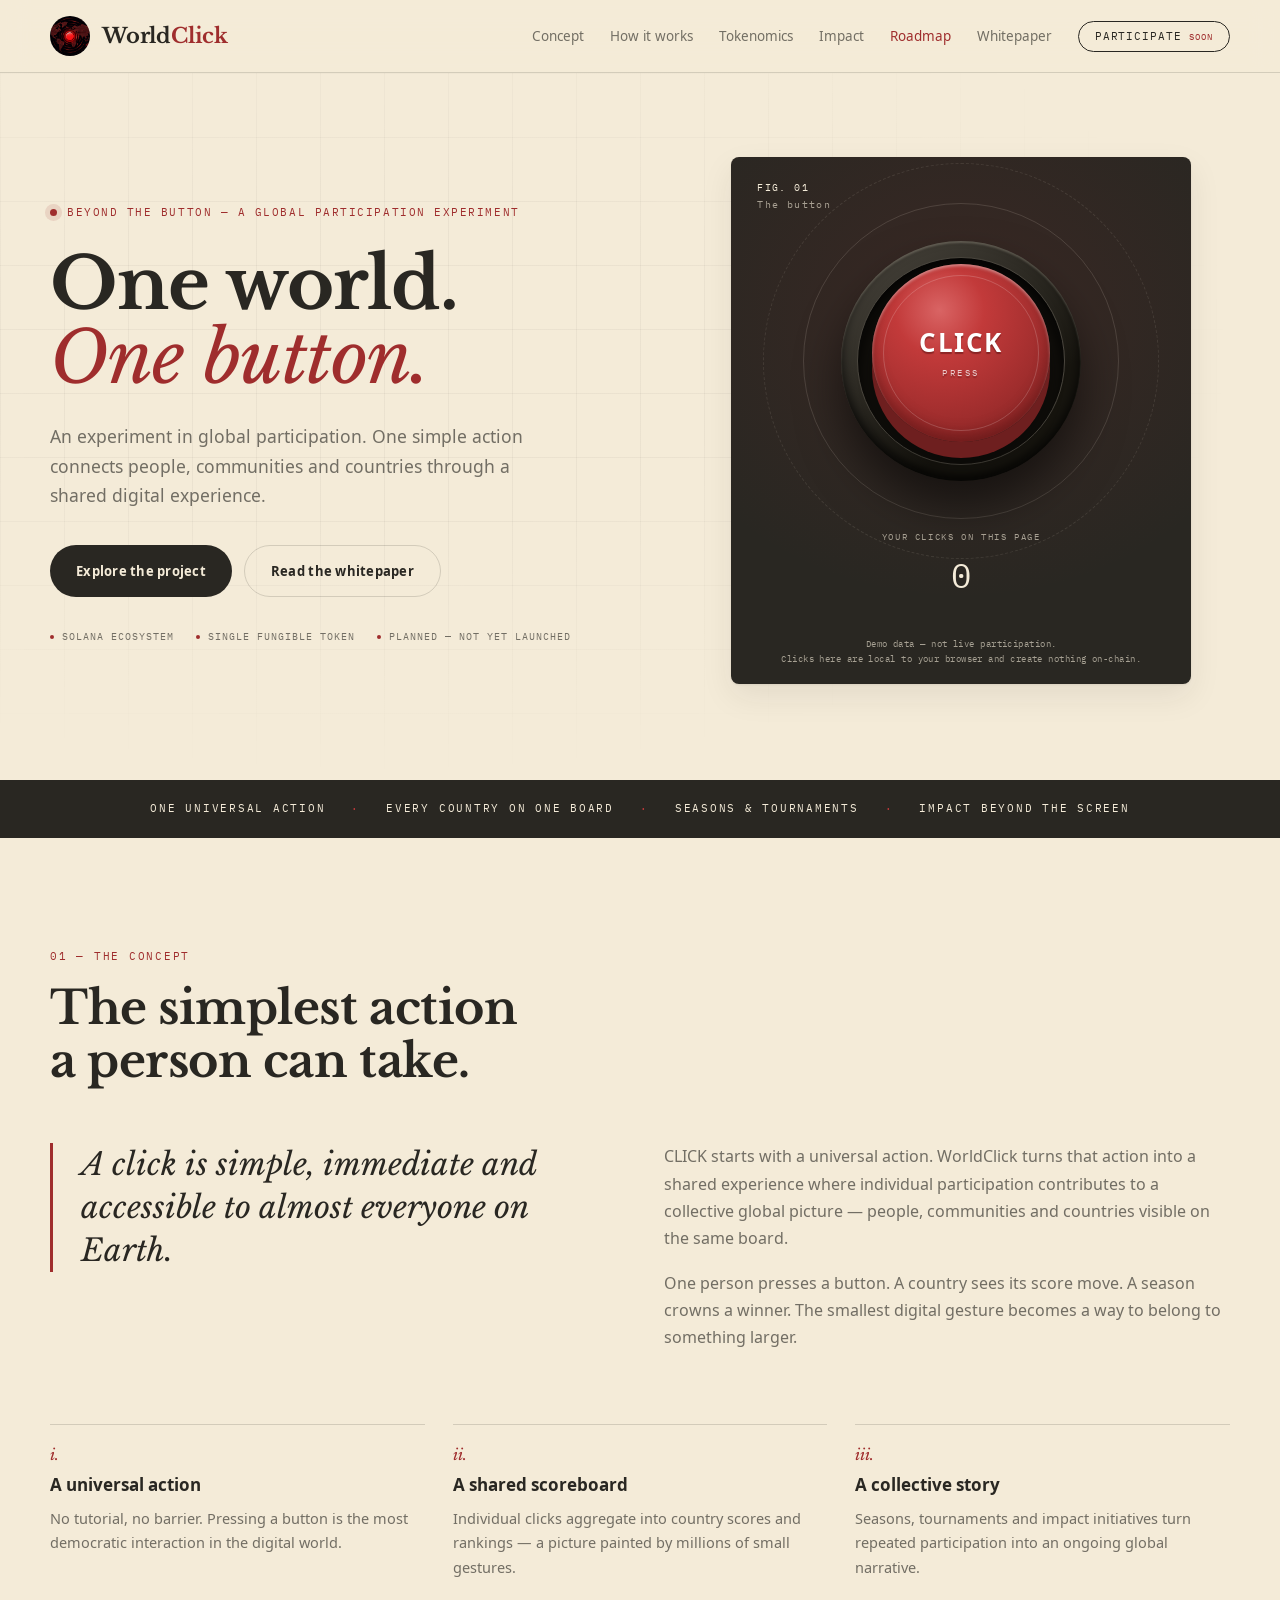
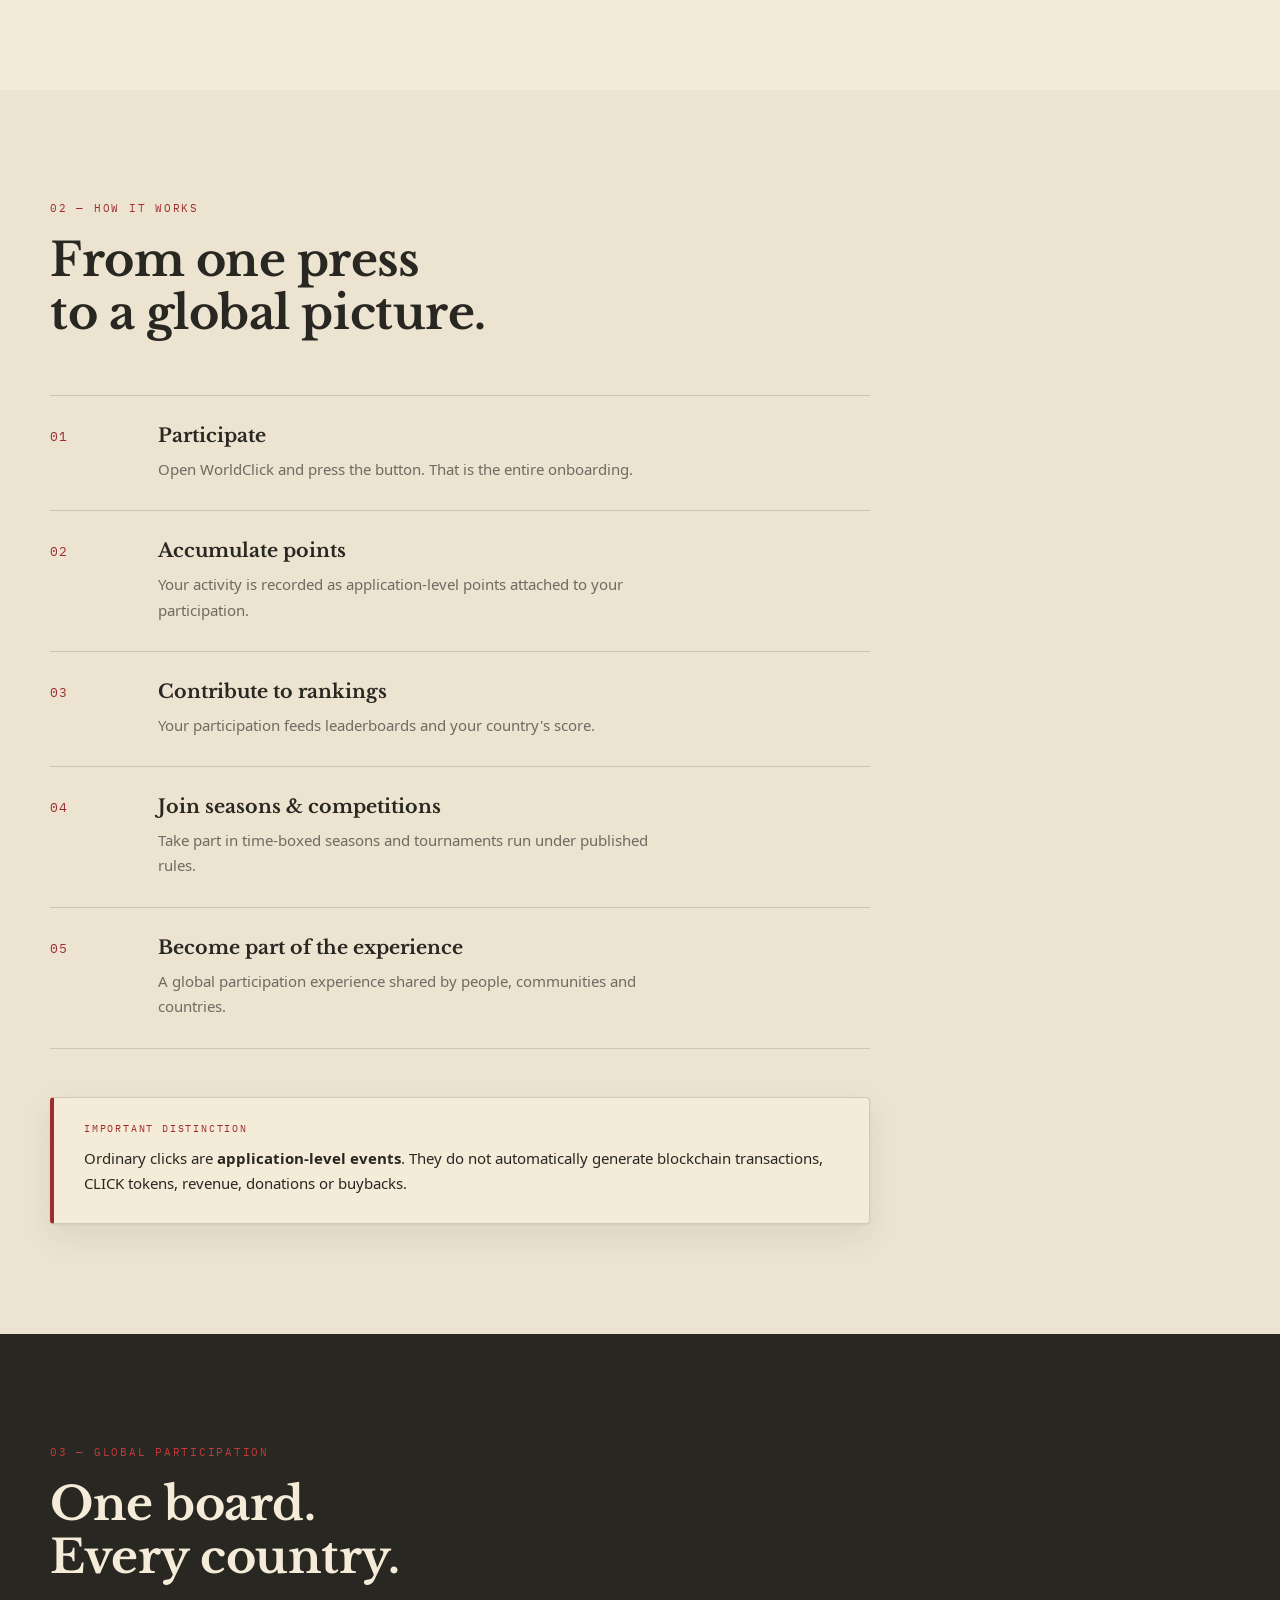
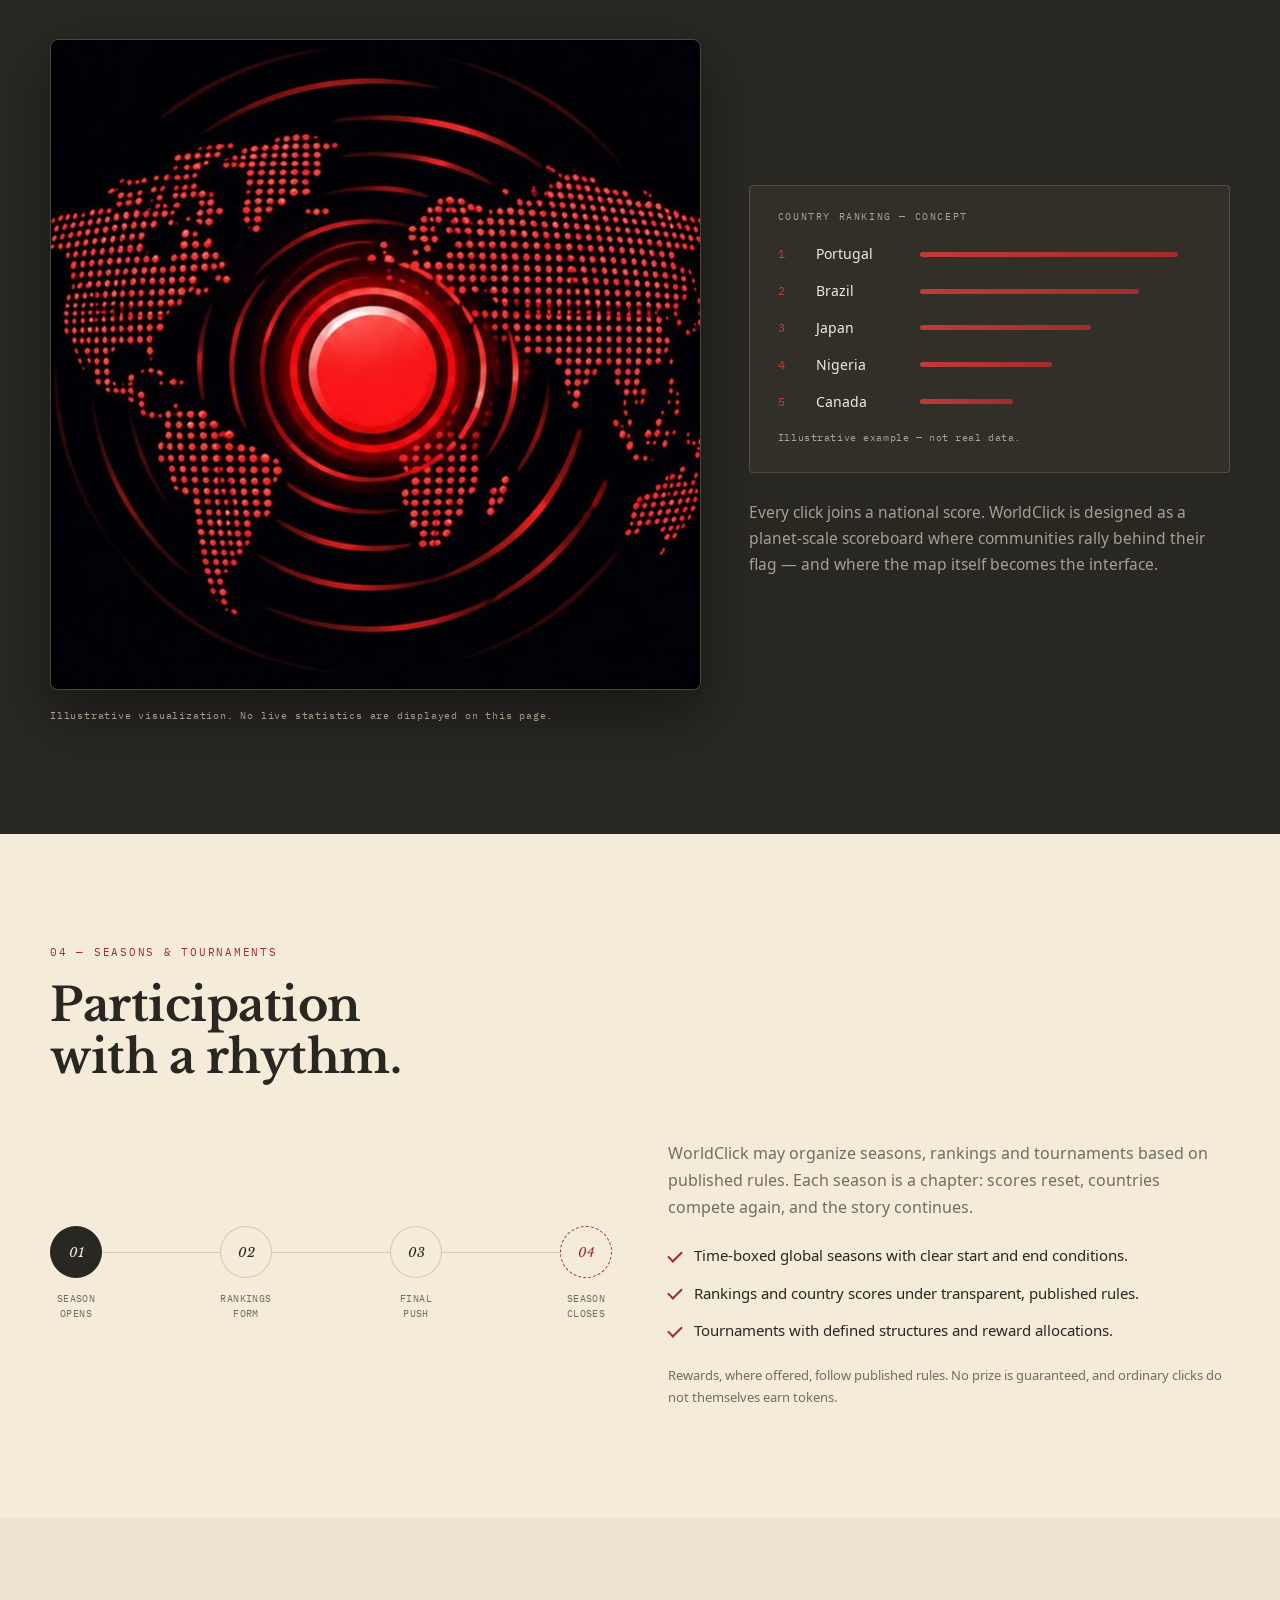
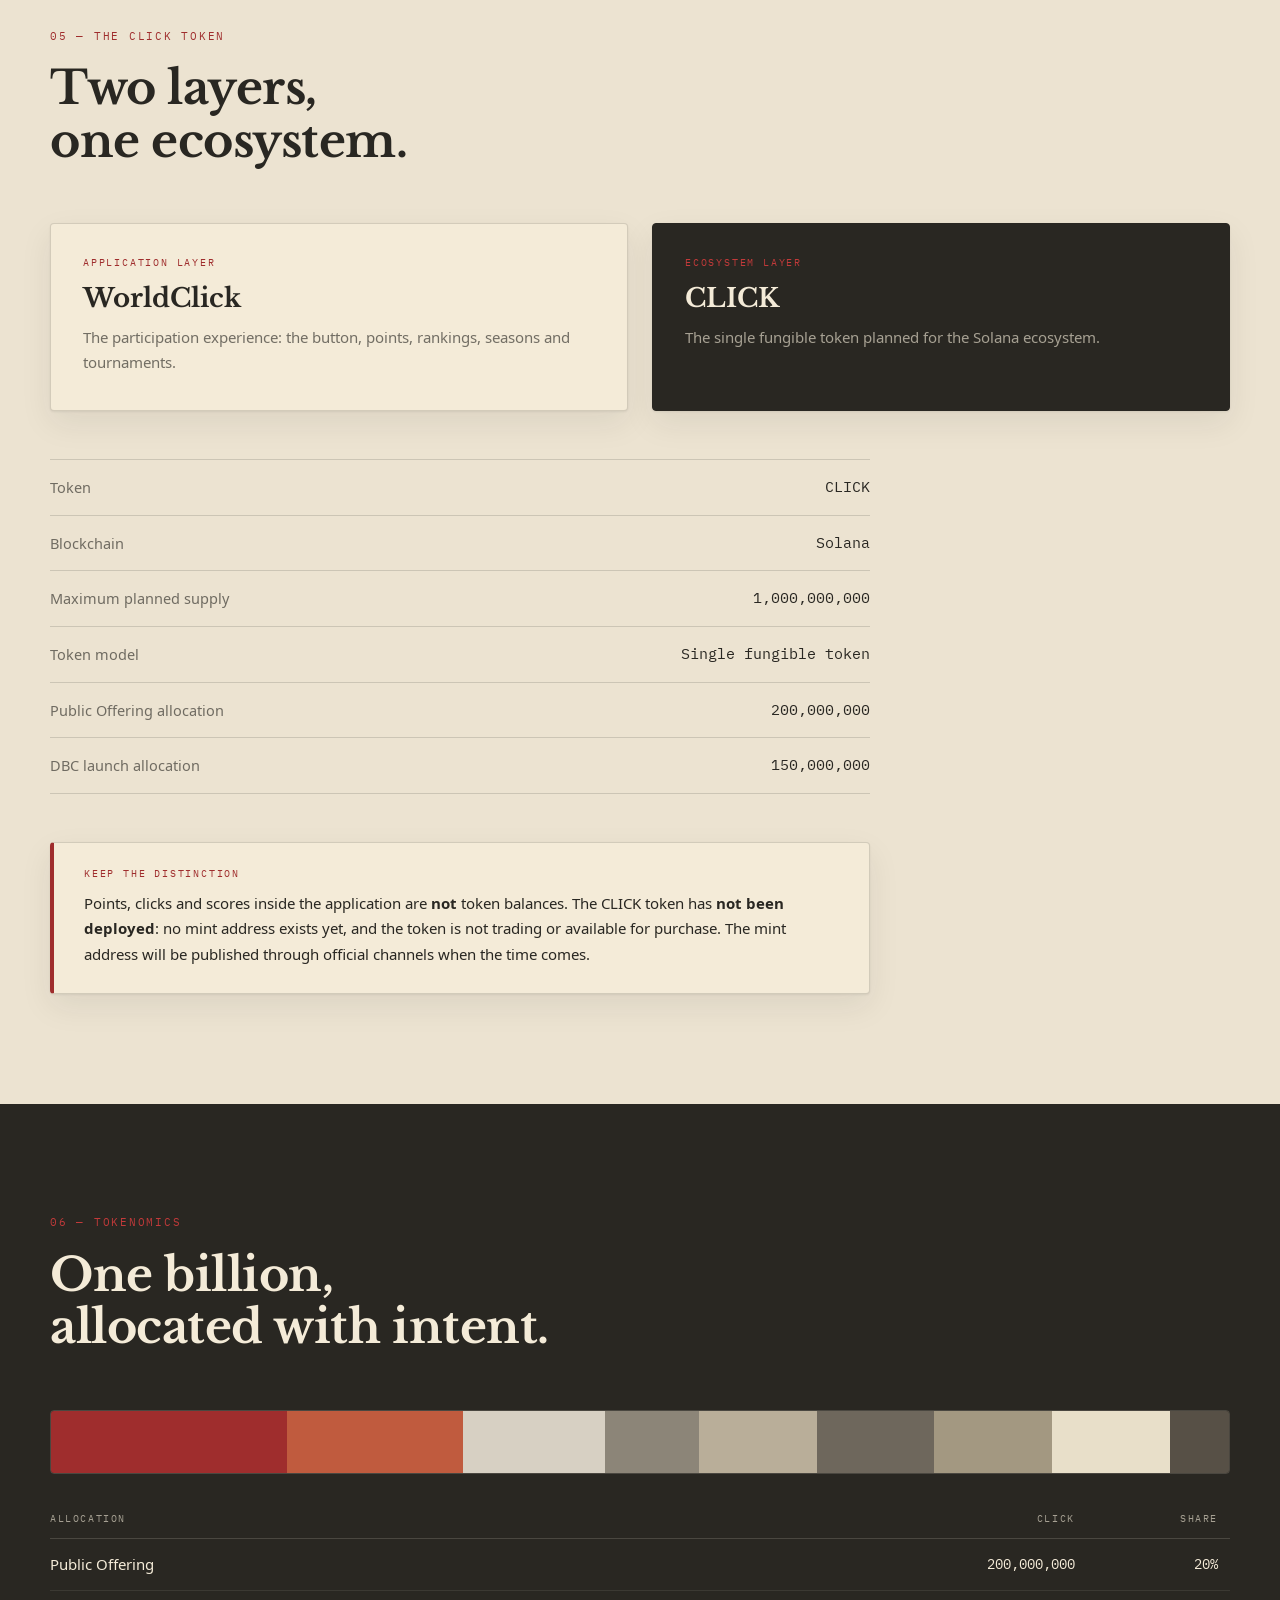
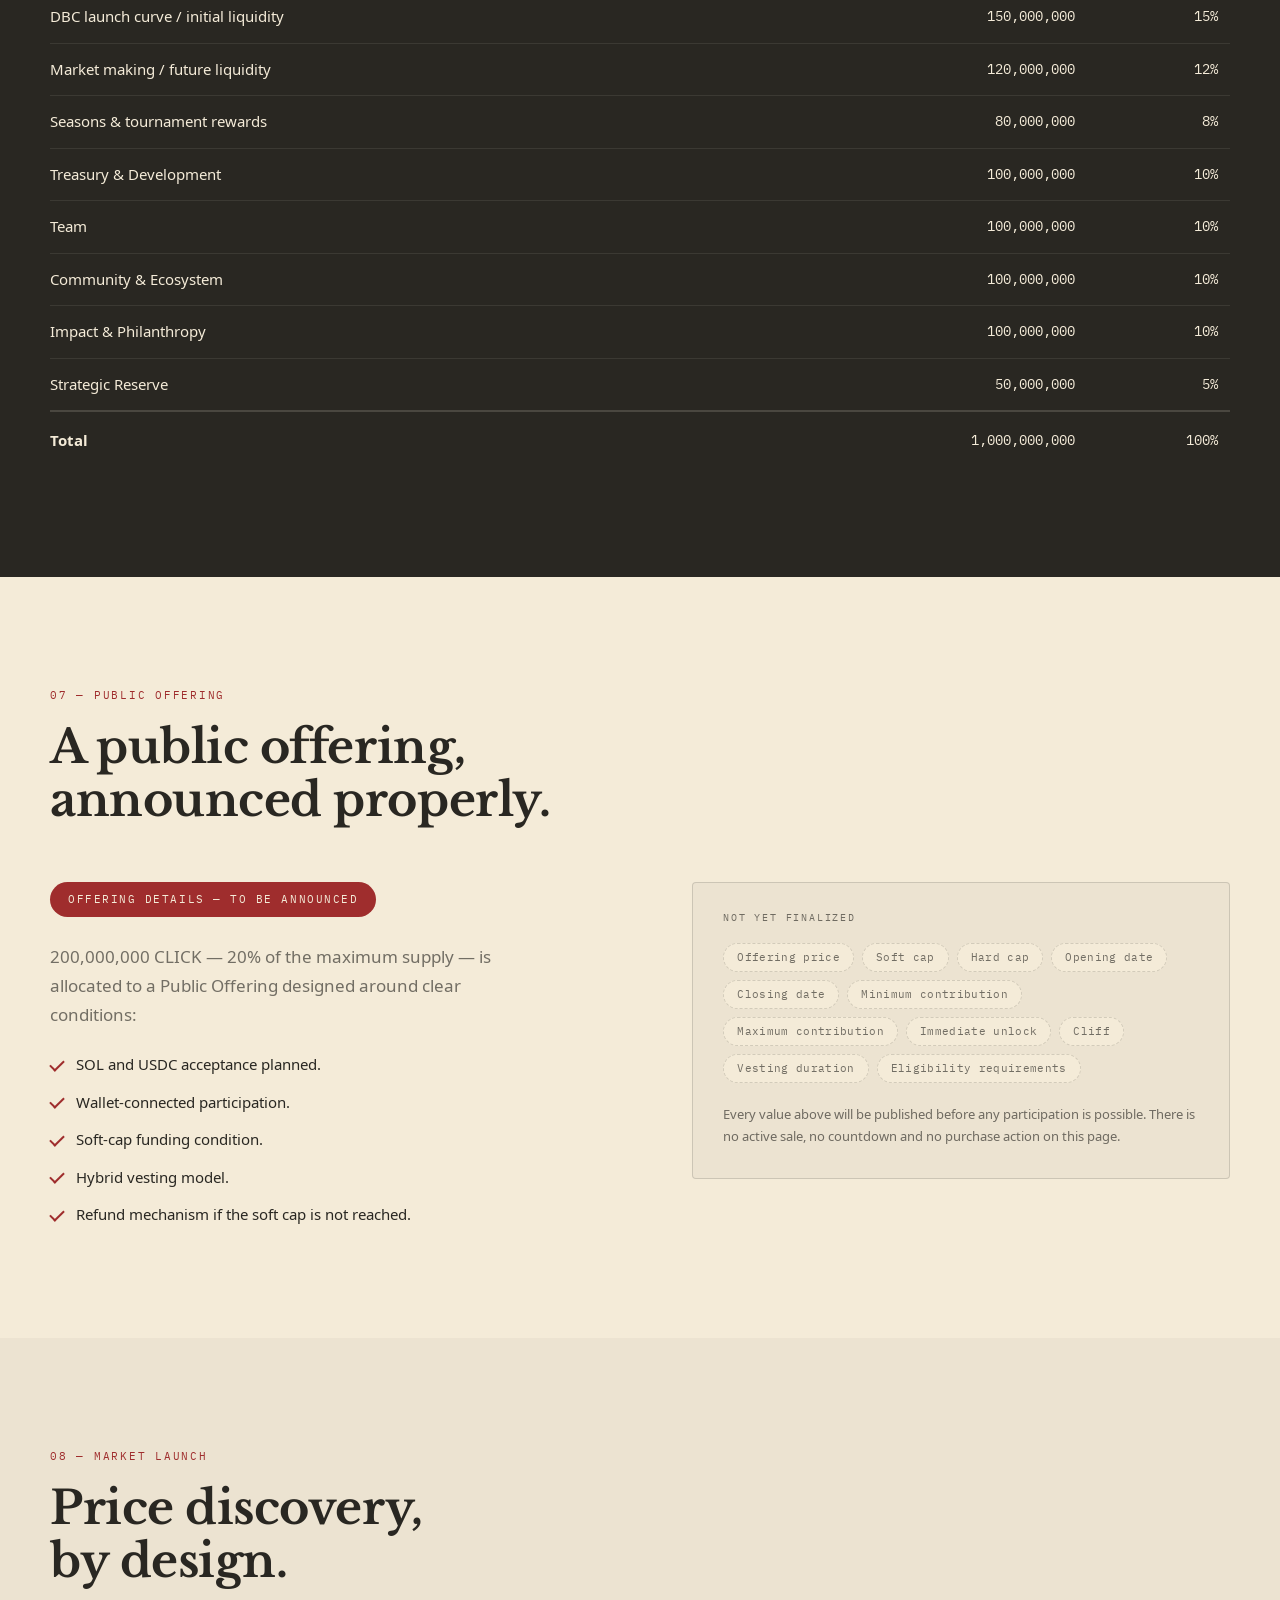
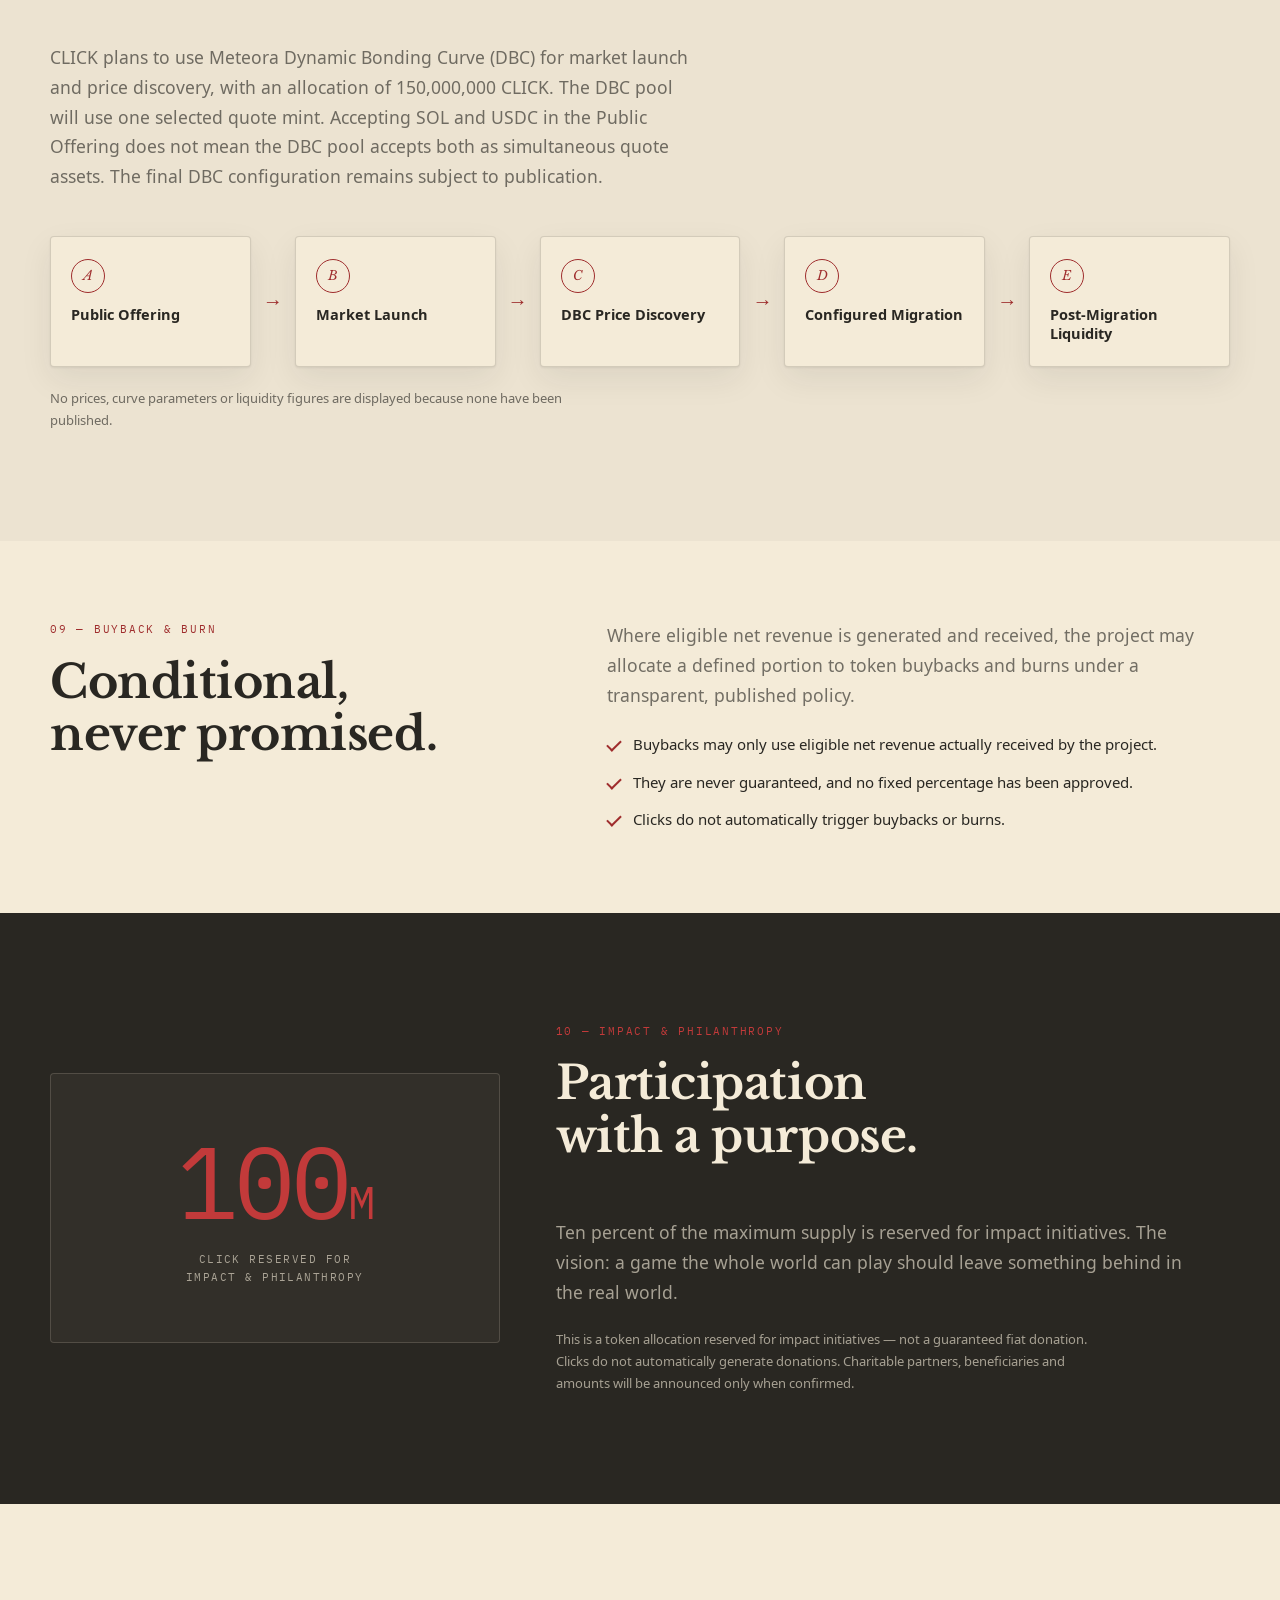
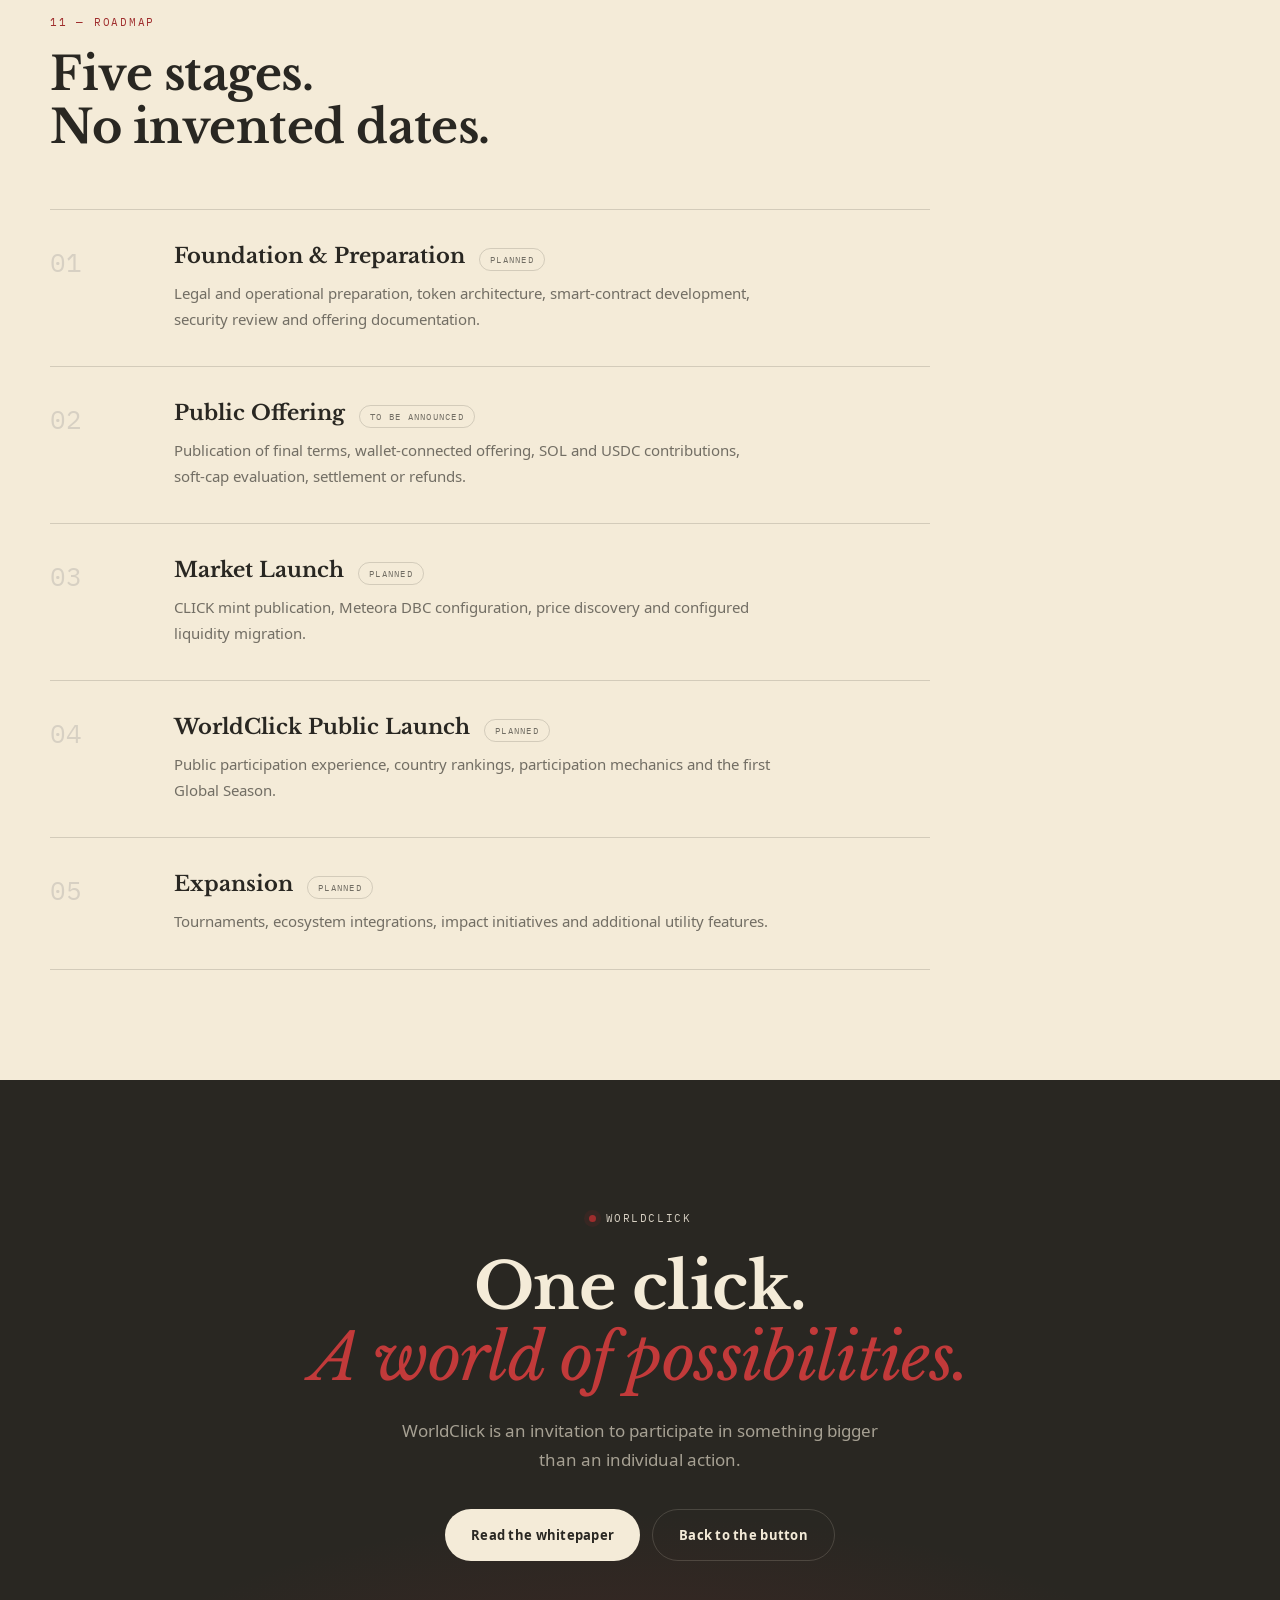
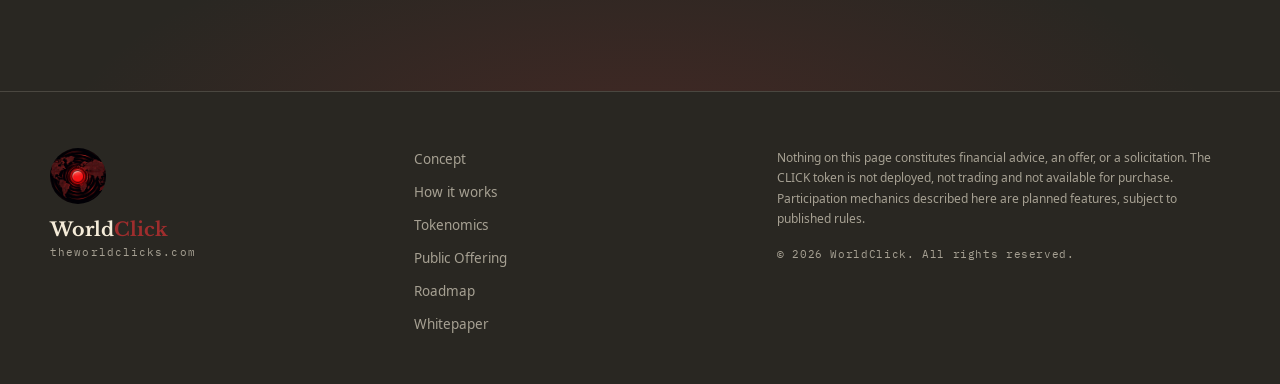
<file: index.html>
<!DOCTYPE html>
<html lang="en" dir="ltr">
<head>
  <meta charset="UTF-8">
  <meta name="viewport" content="width=device-width, initial-scale=1.0">
  <title>CLICK — One World. One Button.</title>
  <meta name="description" content="WorldClick is an experiment in global participation. One simple action connects people, communities and countries through a shared digital experience.">
  <meta name="theme-color" content="#F4EBD8">
  <link rel="canonical" href="https://theworldclicks.com/">

  <meta property="og:type" content="website">
  <meta property="og:site_name" content="CLICK — WorldClick">
  <meta property="og:title" content="CLICK — One World. One Button.">
  <meta property="og:description" content="An experiment in global participation. One simple action connects people, communities and countries through a shared digital experience.">
  <meta property="og:url" content="https://theworldclicks.com/">
  <meta property="og:image" content="https://theworldclicks.com/assets/images/og-image.jpg">
  <meta name="twitter:card" content="summary_large_image">
  <meta name="twitter:title" content="CLICK — One World. One Button.">
  <meta name="twitter:description" content="An experiment in global participation. One simple action connects people, communities and countries.">
  <meta name="twitter:image" content="https://theworldclicks.com/assets/images/og-image.jpg">

  <link rel="icon" href="assets/favicon/favicon.ico" sizes="any">
  <link rel="icon" type="image/png" sizes="32x32" href="assets/favicon/favicon-32x32.png">
  <link rel="apple-touch-icon" href="assets/favicon/apple-touch-icon.png">

  <link rel="preload" href="assets/fonts/LibreBaskerville-Regular.ttf" as="font" type="font/ttf" crossorigin>
  <link rel="preload" href="assets/fonts/IBMPlexMono-Regular.ttf" as="font" type="font/ttf" crossorigin>
  <link rel="stylesheet" href="css/styles.css">
  <script>document.documentElement.classList.add('js');</script>
  <noscript><style>.reveal{opacity:1;transform:none;}</style></noscript>
</head>
<body>
  <a class="skip-link" href="#main">Skip to content</a>

  <header class="site-header" id="top">
    <nav class="nav container" aria-label="Primary">
      <a class="brand" href="#top" aria-label="CLICK — WorldClick, back to top">
        <img class="brand-mark" src="assets/images/logo-emblem-256.png" alt="WorldClick emblem — a red button at the centre of a dotted world map" width="40" height="40">
        <span class="brand-word">World<em>Click</em></span>
      </a>
      <button class="menu-toggle" type="button" aria-expanded="false" aria-controls="nav-links">
        <span class="sr-only">Menu</span>
        <span class="menu-lines" aria-hidden="true"></span>
      </button>
      <ul class="nav-links" id="nav-links">
        <li><a href="#concept">Concept</a></li>
        <li><a href="#how">How it works</a></li>
        <li><a href="#tokenomics">Tokenomics</a></li>
        <li><a href="#impact">Impact</a></li>
        <li><a href="#roadmap">Roadmap</a></li>
        <li><a href="assets/CLICK-Whitepaper-V2.7.pdf">Whitepaper</a></li>
        <li><a class="nav-cta" href="#offering">Participate <span class="nav-cta-tag">Soon</span></a></li>
      </ul>
    </nav>
  </header>

  <main id="main">

    <!-- ============ HERO — BEYOND THE BUTTON ============ -->
    <section class="hero" aria-labelledby="hero-title">
      <div class="container hero-grid">
        <div class="hero-copy">
          <p class="eyebrow reveal"><span class="eyebrow-dot" aria-hidden="true"></span> Beyond the button — a global participation experiment</p>
          <h1 class="hero-title reveal" id="hero-title">One world.<br><em>One button.</em></h1>
          <p class="hero-lead reveal">An experiment in global participation. One simple action connects people, communities and countries through a shared digital experience.</p>
          <div class="hero-actions reveal">
            <a class="btn btn-primary" href="#concept">Explore the project</a>
            <a class="btn btn-ghost" href="assets/CLICK-Whitepaper-V2.7.pdf">Read the whitepaper</a>
          </div>
          <p class="hero-meta reveal" role="list">
            <span role="listitem">Solana ecosystem</span>
            <span role="listitem">Single fungible token</span>
            <span role="listitem">Planned — not yet launched</span>
          </p>
        </div>

        <div class="hero-stage reveal" aria-label="Interactive demonstration of the WorldClick button">
          <div class="stage-frame">
            <p class="stage-label" aria-hidden="true">FIG. 01<br><span>The button</span></p>
            <div class="button-assembly">
              <span class="orbit orbit-a" aria-hidden="true"></span>
              <span class="orbit orbit-b" aria-hidden="true"></span>
              <span class="button-base" aria-hidden="true"></span>
              <button class="push-button" id="push-button" type="button" aria-describedby="demo-note">
                <span class="push-button-face">CLICK<small>PRESS</small></span>
              </button>
            </div>
            <div class="demo-counter" aria-live="polite">
              <span class="demo-counter-label">Your clicks on this page</span>
              <span class="demo-counter-value" id="click-count">0</span>
            </div>
            <p class="demo-note" id="demo-note">Demo data — not live participation.<br>Clicks here are local to your browser and create nothing on-chain.</p>
          </div>
        </div>
      </div>
    </section>

    <!-- ============ PRINCIPLES BAND ============ -->
    <div class="band" role="list" aria-label="Project principles">
      <span role="listitem">One universal action</span>
      <span role="listitem" aria-hidden="true">·</span>
      <span role="listitem">Every country on one board</span>
      <span role="listitem" aria-hidden="true">·</span>
      <span role="listitem">Seasons &amp; tournaments</span>
      <span role="listitem" aria-hidden="true">·</span>
      <span role="listitem">Impact beyond the screen</span>
    </div>

    <!-- ============ CONCEPT ============ -->
    <section class="section" id="concept" aria-labelledby="concept-title">
      <div class="container">
        <header class="section-head reveal">
          <p class="section-index">01 — The concept</p>
          <h2 class="section-title" id="concept-title">The simplest action<br>a person can take.</h2>
        </header>
        <div class="concept-grid">
          <blockquote class="concept-quote reveal">
            <p>A click is simple, immediate and accessible to almost everyone on Earth.</p>
          </blockquote>
          <div class="concept-body reveal">
            <p>CLICK starts with a universal action. WorldClick turns that action into a shared experience where individual participation contributes to a collective global picture — people, communities and countries visible on the same board.</p>
            <p>One person presses a button. A country sees its score move. A season crowns a winner. The smallest digital gesture becomes a way to belong to something larger.</p>
          </div>
        </div>
        <ol class="concept-notes" role="list">
          <li class="reveal">
            <span class="note-num" aria-hidden="true">i.</span>
            <h3>A universal action</h3>
            <p>No tutorial, no barrier. Pressing a button is the most democratic interaction in the digital world.</p>
          </li>
          <li class="reveal">
            <span class="note-num" aria-hidden="true">ii.</span>
            <h3>A shared scoreboard</h3>
            <p>Individual clicks aggregate into country scores and rankings — a picture painted by millions of small gestures.</p>
          </li>
          <li class="reveal">
            <span class="note-num" aria-hidden="true">iii.</span>
            <h3>A collective story</h3>
            <p>Seasons, tournaments and impact initiatives turn repeated participation into an ongoing global narrative.</p>
          </li>
        </ol>
      </div>
    </section>

    <!-- ============ HOW IT WORKS ============ -->
    <section class="section section-alt" id="how" aria-labelledby="how-title">
      <div class="container">
        <header class="section-head reveal">
          <p class="section-index">02 — How it works</p>
          <h2 class="section-title" id="how-title">From one press<br>to a global picture.</h2>
        </header>
        <ol class="steps" role="list">
          <li class="step reveal">
            <span class="step-num" aria-hidden="true">01</span>
            <div>
              <h3>Participate</h3>
              <p>Open WorldClick and press the button. That is the entire onboarding.</p>
            </div>
          </li>
          <li class="step reveal">
            <span class="step-num" aria-hidden="true">02</span>
            <div>
              <h3>Accumulate points</h3>
              <p>Your activity is recorded as application-level points attached to your participation.</p>
            </div>
          </li>
          <li class="step reveal">
            <span class="step-num" aria-hidden="true">03</span>
            <div>
              <h3>Contribute to rankings</h3>
              <p>Your participation feeds leaderboards and your country's score.</p>
            </div>
          </li>
          <li class="step reveal">
            <span class="step-num" aria-hidden="true">04</span>
            <div>
              <h3>Join seasons &amp; competitions</h3>
              <p>Take part in time-boxed seasons and tournaments run under published rules.</p>
            </div>
          </li>
          <li class="step reveal">
            <span class="step-num" aria-hidden="true">05</span>
            <div>
              <h3>Become part of the experience</h3>
              <p>A global participation experience shared by people, communities and countries.</p>
            </div>
          </li>
        </ol>
        <aside class="callout reveal" role="note">
          <p class="callout-tag">Important distinction</p>
          <p>Ordinary clicks are <strong>application-level events</strong>. They do not automatically generate blockchain transactions, CLICK tokens, revenue, donations or buybacks.</p>
        </aside>
      </div>
    </section>

    <!-- ============ GLOBAL PARTICIPATION ============ -->
    <section class="section section-dark" id="global" aria-labelledby="global-title">
      <div class="container">
        <header class="section-head reveal">
          <p class="section-index">03 — Global participation</p>
          <h2 class="section-title" id="global-title">One board.<br>Every country.</h2>
        </header>
        <div class="global-grid">
          <figure class="global-map reveal" aria-labelledby="map-caption">
            <img class="global-map-img" src="assets/images/logo-emblem.png" alt="WorldClick emblem — a dotted world map radiating from a red button" width="648" height="648" loading="lazy">
            <figcaption id="map-caption">Illustrative visualization. No live statistics are displayed on this page.</figcaption>
          </figure>
          <div class="global-copy">
            <div class="rank-card reveal">
              <p class="rank-card-head">Country ranking — concept</p>
              <ol class="rank-list" aria-label="Illustrative country ranking example">
                <li><span class="rank-pos">1</span><span class="rank-country">Portugal</span><span class="rank-bar" style="--w:.92"></span></li>
                <li><span class="rank-pos">2</span><span class="rank-country">Brazil</span><span class="rank-bar" style="--w:.78"></span></li>
                <li><span class="rank-pos">3</span><span class="rank-country">Japan</span><span class="rank-bar" style="--w:.61"></span></li>
                <li><span class="rank-pos">4</span><span class="rank-country">Nigeria</span><span class="rank-bar" style="--w:.47"></span></li>
                <li><span class="rank-pos">5</span><span class="rank-country">Canada</span><span class="rank-bar" style="--w:.33"></span></li>
              </ol>
              <p class="rank-note">Illustrative example — not real data.</p>
            </div>
            <p class="global-text reveal">Every click joins a national score. WorldClick is designed as a planet-scale scoreboard where communities rally behind their flag — and where the map itself becomes the interface.</p>
          </div>
        </div>
      </div>
    </section>

    <!-- ============ SEASONS & TOURNAMENTS ============ -->
    <section class="section" id="seasons" aria-labelledby="seasons-title">
      <div class="container">
        <header class="section-head reveal">
          <p class="section-index">04 — Seasons &amp; tournaments</p>
          <h2 class="section-title" id="seasons-title">Participation<br>with a rhythm.</h2>
        </header>
        <div class="seasons-grid">
          <div class="season-line reveal" aria-label="Illustrative season timeline">
            <div class="season-track" aria-hidden="true">
              <span class="season-node is-first"><i>01</i></span>
              <span class="season-node"><i>02</i></span>
              <span class="season-node"><i>03</i></span>
              <span class="season-node is-next"><i>04</i></span>
            </div>
            <div class="season-labels">
              <span>Season opens</span><span>Rankings form</span><span>Final push</span><span>Season closes</span>
            </div>
          </div>
          <div class="seasons-copy reveal">
            <p>WorldClick may organize seasons, rankings and tournaments based on published rules. Each season is a chapter: scores reset, countries compete again, and the story continues.</p>
            <ul class="ticks" role="list">
              <li>Time-boxed global seasons with clear start and end conditions.</li>
              <li>Rankings and country scores under transparent, published rules.</li>
              <li>Tournaments with defined structures and reward allocations.</li>
            </ul>
            <p class="fineprint">Rewards, where offered, follow published rules. No prize is guaranteed, and ordinary clicks do not themselves earn tokens.</p>
          </div>
        </div>
      </div>
    </section>

    <!-- ============ CLICK TOKEN ============ -->
    <section class="section section-alt" id="token" aria-labelledby="token-title">
      <div class="container">
        <header class="section-head reveal">
          <p class="section-index">05 — The CLICK token</p>
          <h2 class="section-title" id="token-title">Two layers,<br>one ecosystem.</h2>
        </header>
        <div class="layers reveal" role="list">
          <div class="layer" role="listitem">
            <p class="layer-tag">Application layer</p>
            <h3>WorldClick</h3>
            <p>The participation experience: the button, points, rankings, seasons and tournaments.</p>
          </div>
          <div class="layer layer-token" role="listitem">
            <p class="layer-tag">Ecosystem layer</p>
            <h3>CLICK</h3>
            <p>The single fungible token planned for the Solana ecosystem.</p>
          </div>
        </div>
        <div class="token-facts reveal">
          <dl class="facts-table">
            <div><dt>Token</dt><dd>CLICK</dd></div>
            <div><dt>Blockchain</dt><dd>Solana</dd></div>
            <div><dt>Maximum planned supply</dt><dd>1,000,000,000</dd></div>
            <div><dt>Token model</dt><dd>Single fungible token</dd></div>
            <div><dt>Public Offering allocation</dt><dd>200,000,000</dd></div>
            <div><dt>DBC launch allocation</dt><dd>150,000,000</dd></div>
          </dl>
        </div>
        <aside class="callout reveal" role="note">
          <p class="callout-tag">Keep the distinction</p>
          <p>Points, clicks and scores inside the application are <strong>not</strong> token balances. The CLICK token has <strong>not been deployed</strong>: no mint address exists yet, and the token is not trading or available for purchase. The mint address will be published through official channels when the time comes.</p>
        </aside>
      </div>
    </section>

    <!-- ============ TOKENOMICS ============ -->
    <section class="section section-dark" id="tokenomics" aria-labelledby="tokenomics-title">
      <div class="container">
        <header class="section-head reveal">
          <p class="section-index">06 — Tokenomics</p>
          <h2 class="section-title" id="tokenomics-title">One billion,<br>allocated with intent.</h2>
        </header>

        <div class="alloc reveal">
          <div class="alloc-bar" role="img" aria-label="Allocation chart: Public Offering 20 percent, DBC launch 15 percent, market making 12 percent, seasons and tournament rewards 8 percent, treasury and development 10 percent, team 10 percent, community and ecosystem 10 percent, impact and philanthropy 10 percent, strategic reserve 5 percent.">
            <span class="alloc-seg" style="--w:20;--c:#9F2D2D" data-label="Public Offering · 20%"></span>
            <span class="alloc-seg" style="--w:15;--c:#C05B3E" data-label="DBC launch · 15%"></span>
            <span class="alloc-seg" style="--w:12;--c:#D7D0C3" data-label="Market making · 12%"></span>
            <span class="alloc-seg" style="--w:8;--c:#8C8578" data-label="Seasons rewards · 8%"></span>
            <span class="alloc-seg" style="--w:10;--c:#B9AE99" data-label="Treasury &amp; Dev · 10%"></span>
            <span class="alloc-seg" style="--w:10;--c:#6E675C" data-label="Team · 10%"></span>
            <span class="alloc-seg" style="--w:10;--c:#A39881" data-label="Community · 10%"></span>
            <span class="alloc-seg" style="--w:10;--c:#E8DFC9" data-label="Impact · 10%"></span>
            <span class="alloc-seg" style="--w:5;--c:#575046" data-label="Strategic Reserve · 5%"></span>
          </div>

          <table class="alloc-table">
            <caption class="sr-only">Definitive CLICK token allocation, totalling one billion tokens</caption>
            <thead>
              <tr><th scope="col">Allocation</th><th scope="col">CLICK</th><th scope="col">Share</th></tr>
            </thead>
            <tbody>
              <tr><td>Public Offering</td><td>200,000,000</td><td>20%</td></tr>
              <tr><td>DBC launch curve / initial liquidity</td><td>150,000,000</td><td>15%</td></tr>
              <tr><td>Market making / future liquidity</td><td>120,000,000</td><td>12%</td></tr>
              <tr><td>Seasons &amp; tournament rewards</td><td>80,000,000</td><td>8%</td></tr>
              <tr><td>Treasury &amp; Development</td><td>100,000,000</td><td>10%</td></tr>
              <tr><td>Team</td><td>100,000,000</td><td>10%</td></tr>
              <tr><td>Community &amp; Ecosystem</td><td>100,000,000</td><td>10%</td></tr>
              <tr><td>Impact &amp; Philanthropy</td><td>100,000,000</td><td>10%</td></tr>
              <tr><td>Strategic Reserve</td><td>50,000,000</td><td>5%</td></tr>
            </tbody>
            <tfoot>
              <tr><td>Total</td><td>1,000,000,000</td><td>100%</td></tr>
            </tfoot>
          </table>
        </div>
      </div>
    </section>

    <!-- ============ PUBLIC OFFERING ============ -->
    <section class="section" id="offering" aria-labelledby="offering-title">
      <div class="container">
        <header class="section-head reveal">
          <p class="section-index">07 — Public Offering</p>
          <h2 class="section-title" id="offering-title">A public offering,<br>announced properly.</h2>
        </header>
        <div class="offering-grid">
          <div class="offering-status reveal">
            <p class="status-flag">Offering details — to be announced</p>
            <p class="offering-lead">200,000,000 CLICK — 20% of the maximum supply — is allocated to a Public Offering designed around clear conditions:</p>
            <ul class="ticks" role="list">
              <li>SOL and USDC acceptance planned.</li>
              <li>Wallet-connected participation.</li>
              <li>Soft-cap funding condition.</li>
              <li>Hybrid vesting model.</li>
              <li>Refund mechanism if the soft cap is not reached.</li>
            </ul>
          </div>
          <div class="offering-tba reveal" aria-label="Parameters that are not yet finalized">
            <p class="tba-head">Not yet finalized</p>
            <ul class="tba-chips" role="list">
              <li>Offering price</li><li>Soft cap</li><li>Hard cap</li>
              <li>Opening date</li><li>Closing date</li>
              <li>Minimum contribution</li><li>Maximum contribution</li>
              <li>Immediate unlock</li><li>Cliff</li><li>Vesting duration</li>
              <li>Eligibility requirements</li>
            </ul>
            <p class="fineprint">Every value above will be published before any participation is possible. There is no active sale, no countdown and no purchase action on this page.</p>
          </div>
        </div>
      </div>
    </section>

    <!-- ============ METEORA DBC ============ -->
    <section class="section section-alt" id="dbc" aria-labelledby="dbc-title">
      <div class="container">
        <header class="section-head reveal">
          <p class="section-index">08 — Market launch</p>
          <h2 class="section-title" id="dbc-title">Price discovery,<br>by design.</h2>
        </header>
        <p class="section-lead reveal">CLICK plans to use Meteora Dynamic Bonding Curve (DBC) for market launch and price discovery, with an allocation of 150,000,000 CLICK. The DBC pool will use one selected quote mint. Accepting SOL and USDC in the Public Offering does not mean the DBC pool accepts both as simultaneous quote assets. The final DBC configuration remains subject to publication.</p>
        <ol class="flow reveal" aria-label="Launch flow">
          <li><span class="flow-num" aria-hidden="true">A</span><p>Public Offering</p></li>
          <li aria-hidden="true" class="flow-arrow">→</li>
          <li><span class="flow-num" aria-hidden="true">B</span><p>Market Launch</p></li>
          <li aria-hidden="true" class="flow-arrow">→</li>
          <li><span class="flow-num" aria-hidden="true">C</span><p>DBC Price Discovery</p></li>
          <li aria-hidden="true" class="flow-arrow">→</li>
          <li><span class="flow-num" aria-hidden="true">D</span><p>Configured Migration</p></li>
          <li aria-hidden="true" class="flow-arrow">→</li>
          <li><span class="flow-num" aria-hidden="true">E</span><p>Post-Migration Liquidity</p></li>
        </ol>
        <p class="fineprint reveal">No prices, curve parameters or liquidity figures are displayed because none have been published.</p>
      </div>
    </section>

    <!-- ============ BUYBACK & BURN ============ -->
    <section class="section section-compact" id="buyback" aria-labelledby="buyback-title">
      <div class="container buyback-grid">
        <header class="section-head reveal">
          <p class="section-index">09 — Buyback &amp; Burn</p>
          <h2 class="section-title" id="buyback-title">Conditional,<br>never promised.</h2>
        </header>
        <div class="reveal">
          <p class="section-lead">Where eligible net revenue is generated and received, the project may allocate a defined portion to token buybacks and burns under a transparent, published policy.</p>
          <ul class="ticks" role="list">
            <li>Buybacks may only use eligible net revenue actually received by the project.</li>
            <li>They are never guaranteed, and no fixed percentage has been approved.</li>
            <li>Clicks do not automatically trigger buybacks or burns.</li>
          </ul>
        </div>
      </div>
    </section>

    <!-- ============ IMPACT ============ -->
    <section class="section section-dark" id="impact" aria-labelledby="impact-title">
      <div class="container impact-grid">
        <div class="impact-figure reveal" aria-hidden="true">
          <span class="impact-num">100<span>M</span></span>
          <span class="impact-num-cap">CLICK reserved for<br>Impact &amp; Philanthropy</span>
        </div>
        <div>
          <header class="section-head reveal">
            <p class="section-index">10 — Impact &amp; Philanthropy</p>
            <h2 class="section-title" id="impact-title">Participation<br>with a purpose.</h2>
          </header>
          <p class="section-lead reveal">Ten percent of the maximum supply is reserved for impact initiatives. The vision: a game the whole world can play should leave something behind in the real world.</p>
          <p class="fineprint reveal">This is a token allocation reserved for impact initiatives — not a guaranteed fiat donation. Clicks do not automatically generate donations. Charitable partners, beneficiaries and amounts will be announced only when confirmed.</p>
        </div>
      </div>
    </section>

    <!-- ============ ROADMAP ============ -->
    <section class="section" id="roadmap" aria-labelledby="roadmap-title">
      <div class="container">
        <header class="section-head reveal">
          <p class="section-index">11 — Roadmap</p>
          <h2 class="section-title" id="roadmap-title">Five stages.<br>No invented dates.</h2>
        </header>
        <ol class="roadmap" role="list">
          <li class="road-item reveal">
            <span class="road-num" aria-hidden="true">01</span>
            <div class="road-body">
              <div class="road-head"><h3>Foundation &amp; Preparation</h3><span class="road-status">Planned</span></div>
              <p>Legal and operational preparation, token architecture, smart-contract development, security review and offering documentation.</p>
            </div>
          </li>
          <li class="road-item reveal">
            <span class="road-num" aria-hidden="true">02</span>
            <div class="road-body">
              <div class="road-head"><h3>Public Offering</h3><span class="road-status">To be announced</span></div>
              <p>Publication of final terms, wallet-connected offering, SOL and USDC contributions, soft-cap evaluation, settlement or refunds.</p>
            </div>
          </li>
          <li class="road-item reveal">
            <span class="road-num" aria-hidden="true">03</span>
            <div class="road-body">
              <div class="road-head"><h3>Market Launch</h3><span class="road-status">Planned</span></div>
              <p>CLICK mint publication, Meteora DBC configuration, price discovery and configured liquidity migration.</p>
            </div>
          </li>
          <li class="road-item reveal">
            <span class="road-num" aria-hidden="true">04</span>
            <div class="road-body">
              <div class="road-head"><h3>WorldClick Public Launch</h3><span class="road-status">Planned</span></div>
              <p>Public participation experience, country rankings, participation mechanics and the first Global Season.</p>
            </div>
          </li>
          <li class="road-item reveal">
            <span class="road-num" aria-hidden="true">05</span>
            <div class="road-body">
              <div class="road-head"><h3>Expansion</h3><span class="road-status">Planned</span></div>
              <p>Tournaments, ecosystem integrations, impact initiatives and additional utility features.</p>
            </div>
          </li>
        </ol>
      </div>
    </section>

    <!-- ============ CLOSING ============ -->
    <section class="closing" aria-labelledby="closing-title">
      <div class="container closing-inner">
        <p class="eyebrow eyebrow-dark reveal"><span class="eyebrow-dot" aria-hidden="true"></span> WorldClick</p>
        <h2 class="closing-title reveal" id="closing-title">One click.<br><em>A world of possibilities.</em></h2>
        <p class="closing-lead reveal">WorldClick is an invitation to participate in something bigger than an individual action.</p>
        <div class="hero-actions reveal">
          <a class="btn btn-light" href="assets/CLICK-Whitepaper-V2.7.pdf">Read the whitepaper</a>
          <a class="btn btn-outline-light" href="#top">Back to the button</a>
        </div>
      </div>
    </section>
  </main>

  <footer class="site-footer">
    <div class="container footer-grid">
      <div class="footer-brand">
        <img src="assets/images/logo-emblem-256.png" alt="" width="56" height="56" loading="lazy">
        <p class="footer-word">World<em>Click</em></p>
        <p class="footer-domain">theworldclicks.com</p>
      </div>
      <nav class="footer-nav" aria-label="Footer">
        <a href="#concept">Concept</a>
        <a href="#how">How it works</a>
        <a href="#tokenomics">Tokenomics</a>
        <a href="#offering">Public Offering</a>
        <a href="#roadmap">Roadmap</a>
        <a href="assets/CLICK-Whitepaper-V2.7.pdf">Whitepaper</a>
      </nav>
      <div class="footer-legal">
        <p>Nothing on this page constitutes financial advice, an offer, or a solicitation. The CLICK token is not deployed, not trading and not available for purchase. Participation mechanics described here are planned features, subject to published rules.</p>
        <p class="footer-copy">© <span id="year">2026</span> WorldClick. All rights reserved.</p>
      </div>
    </div>
  </footer>

  <script src="js/app.js" defer></script>
</body>
</html>
</file>
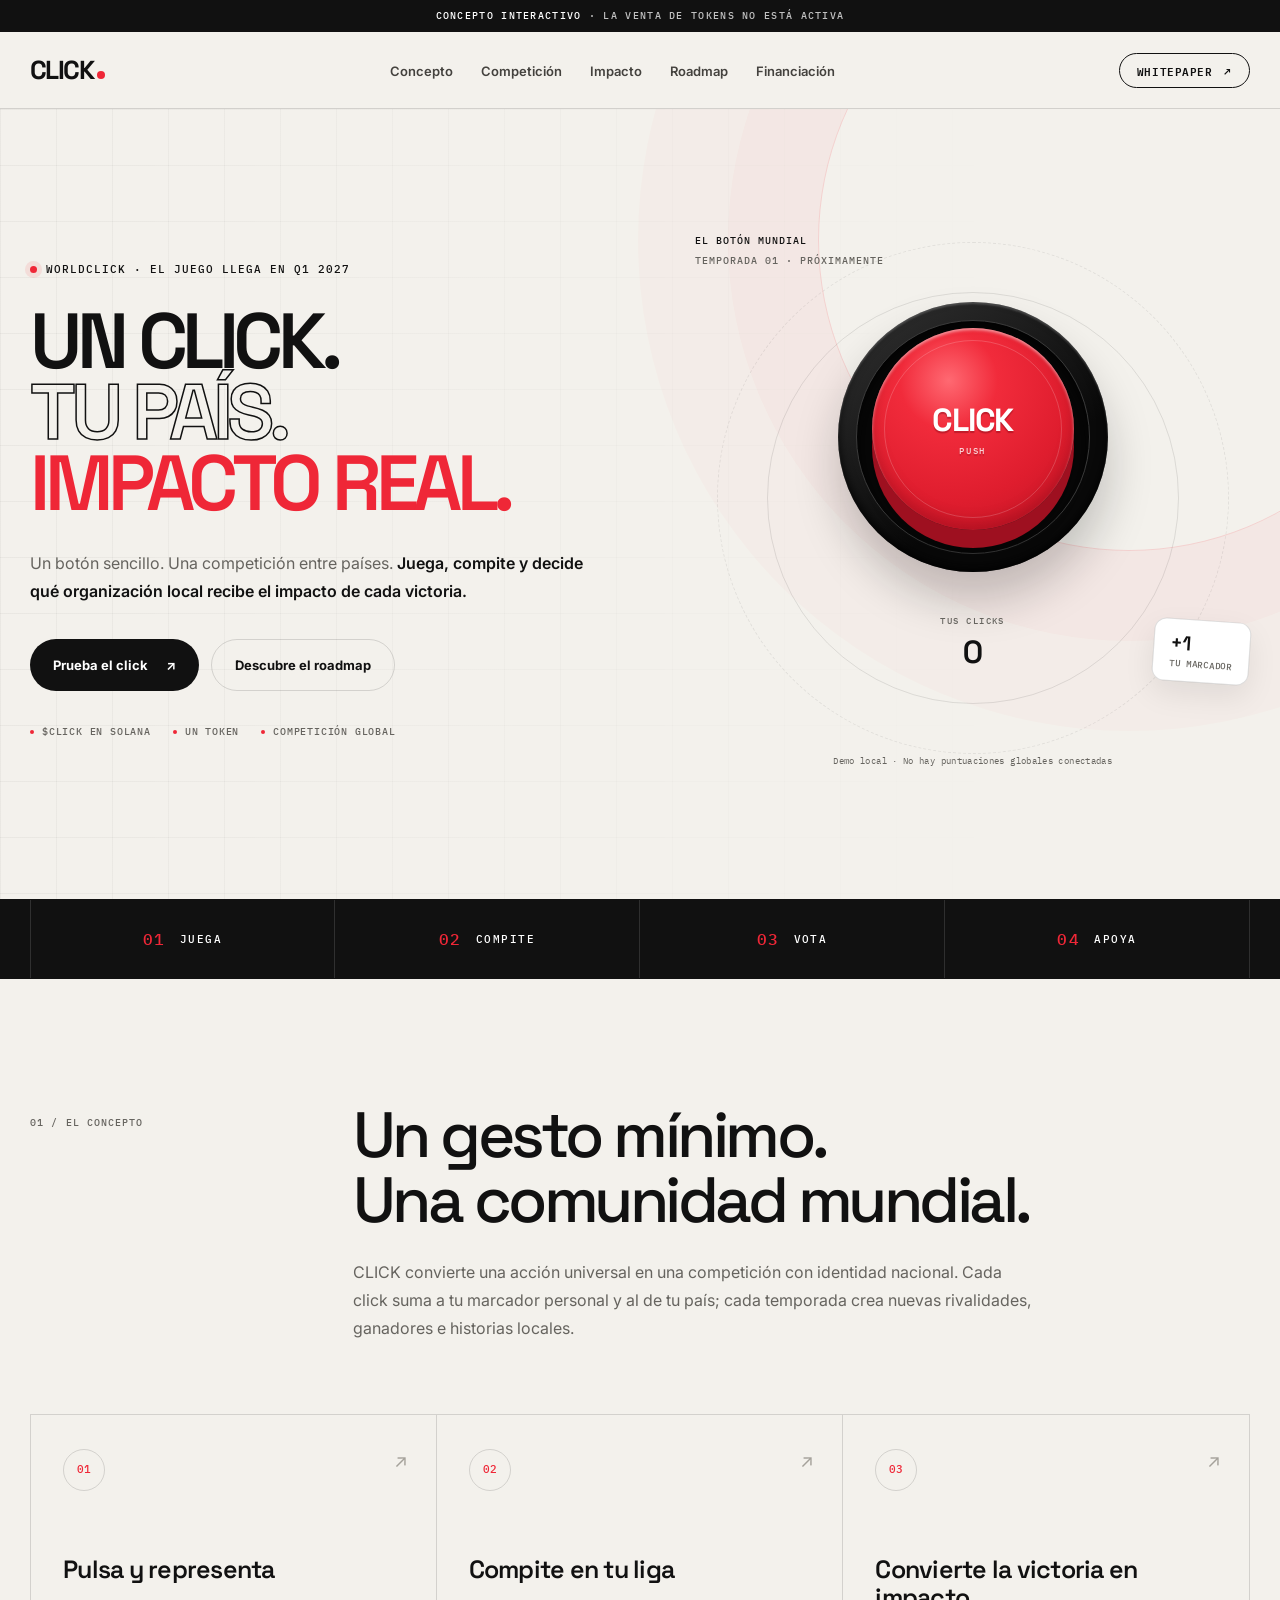
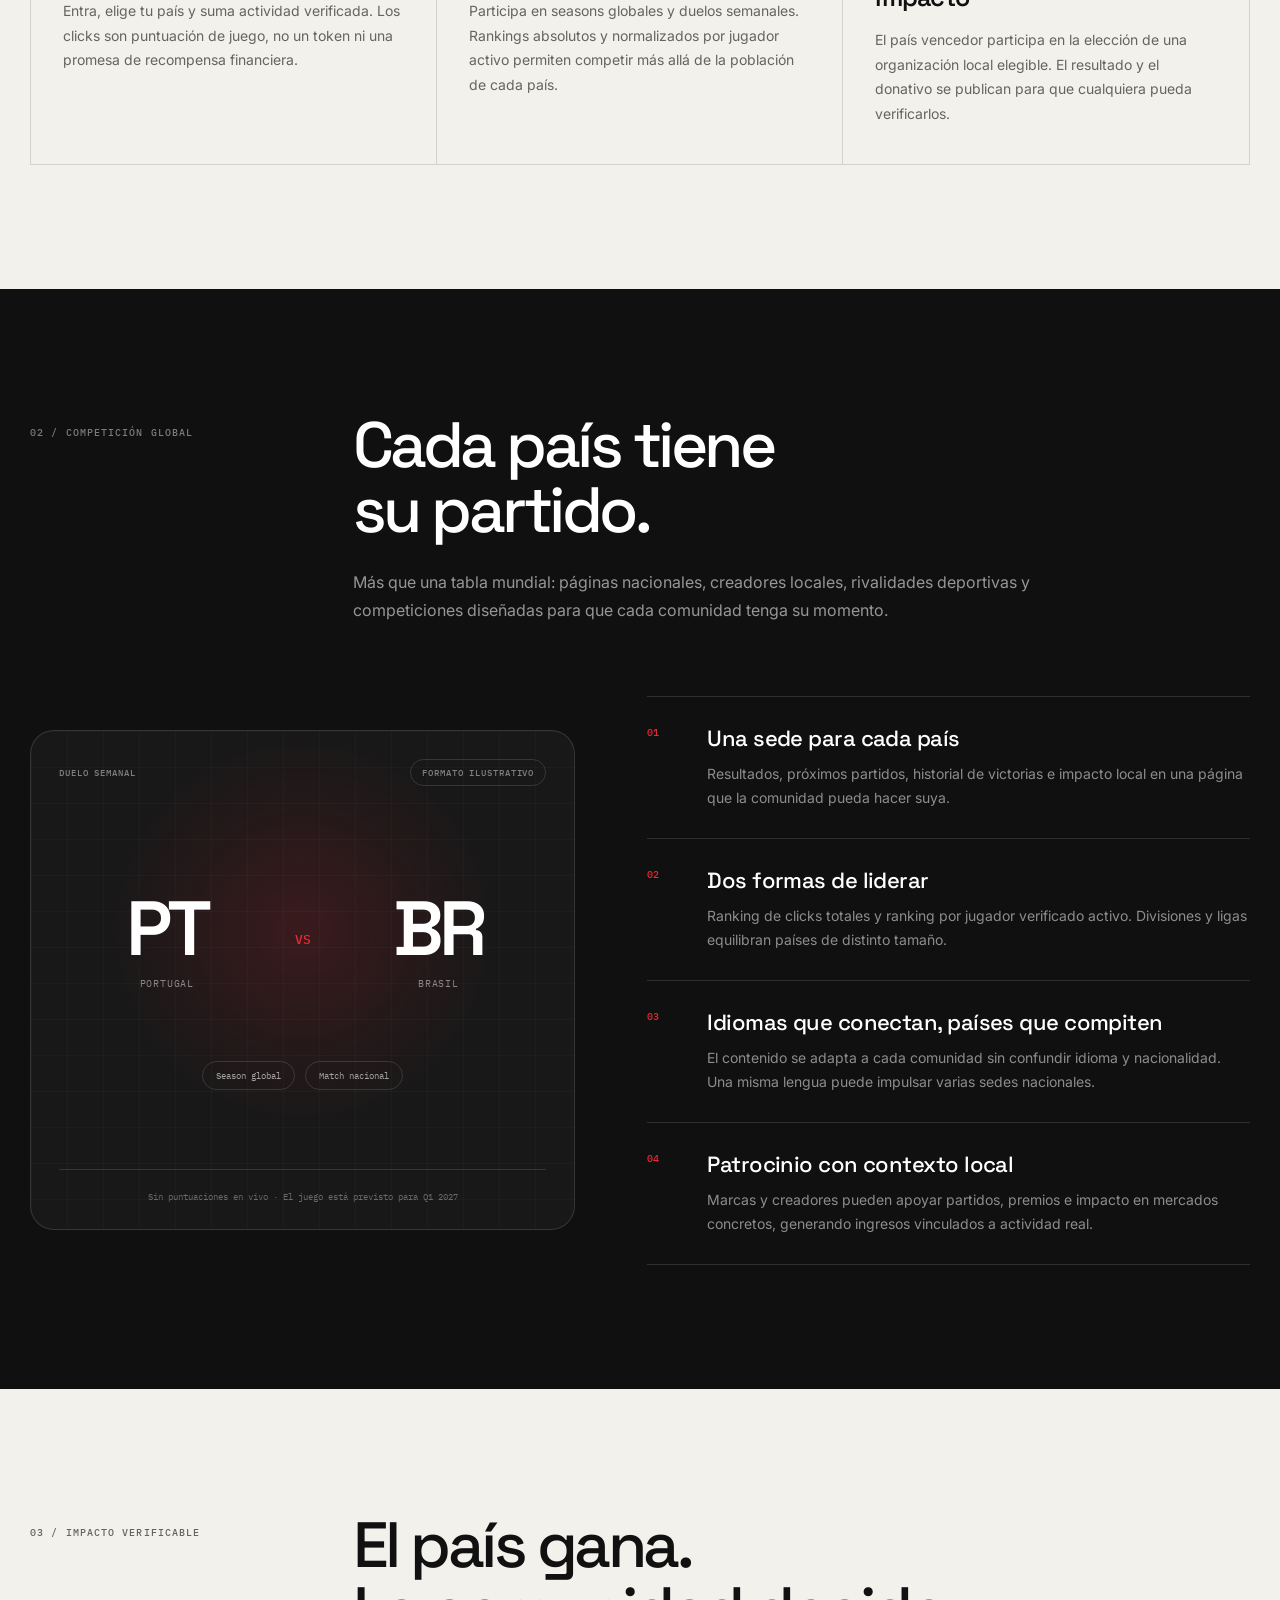
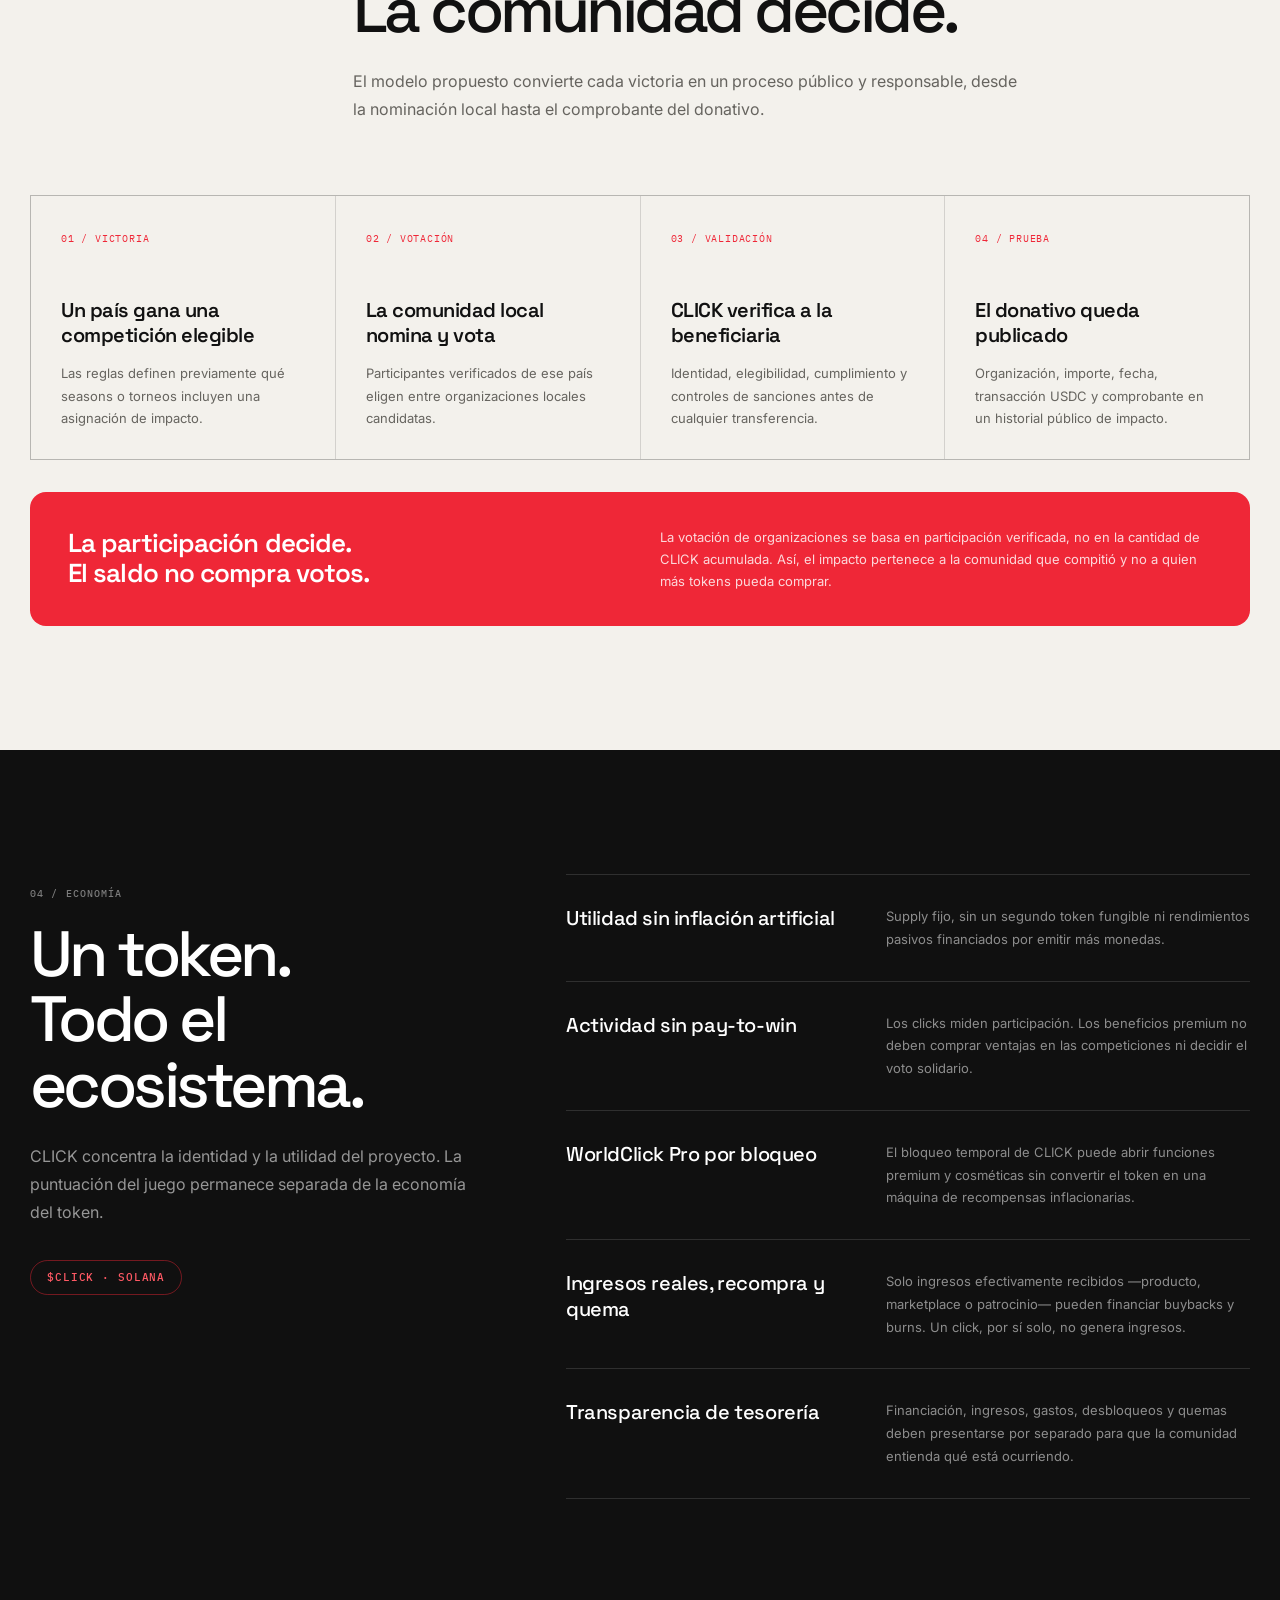
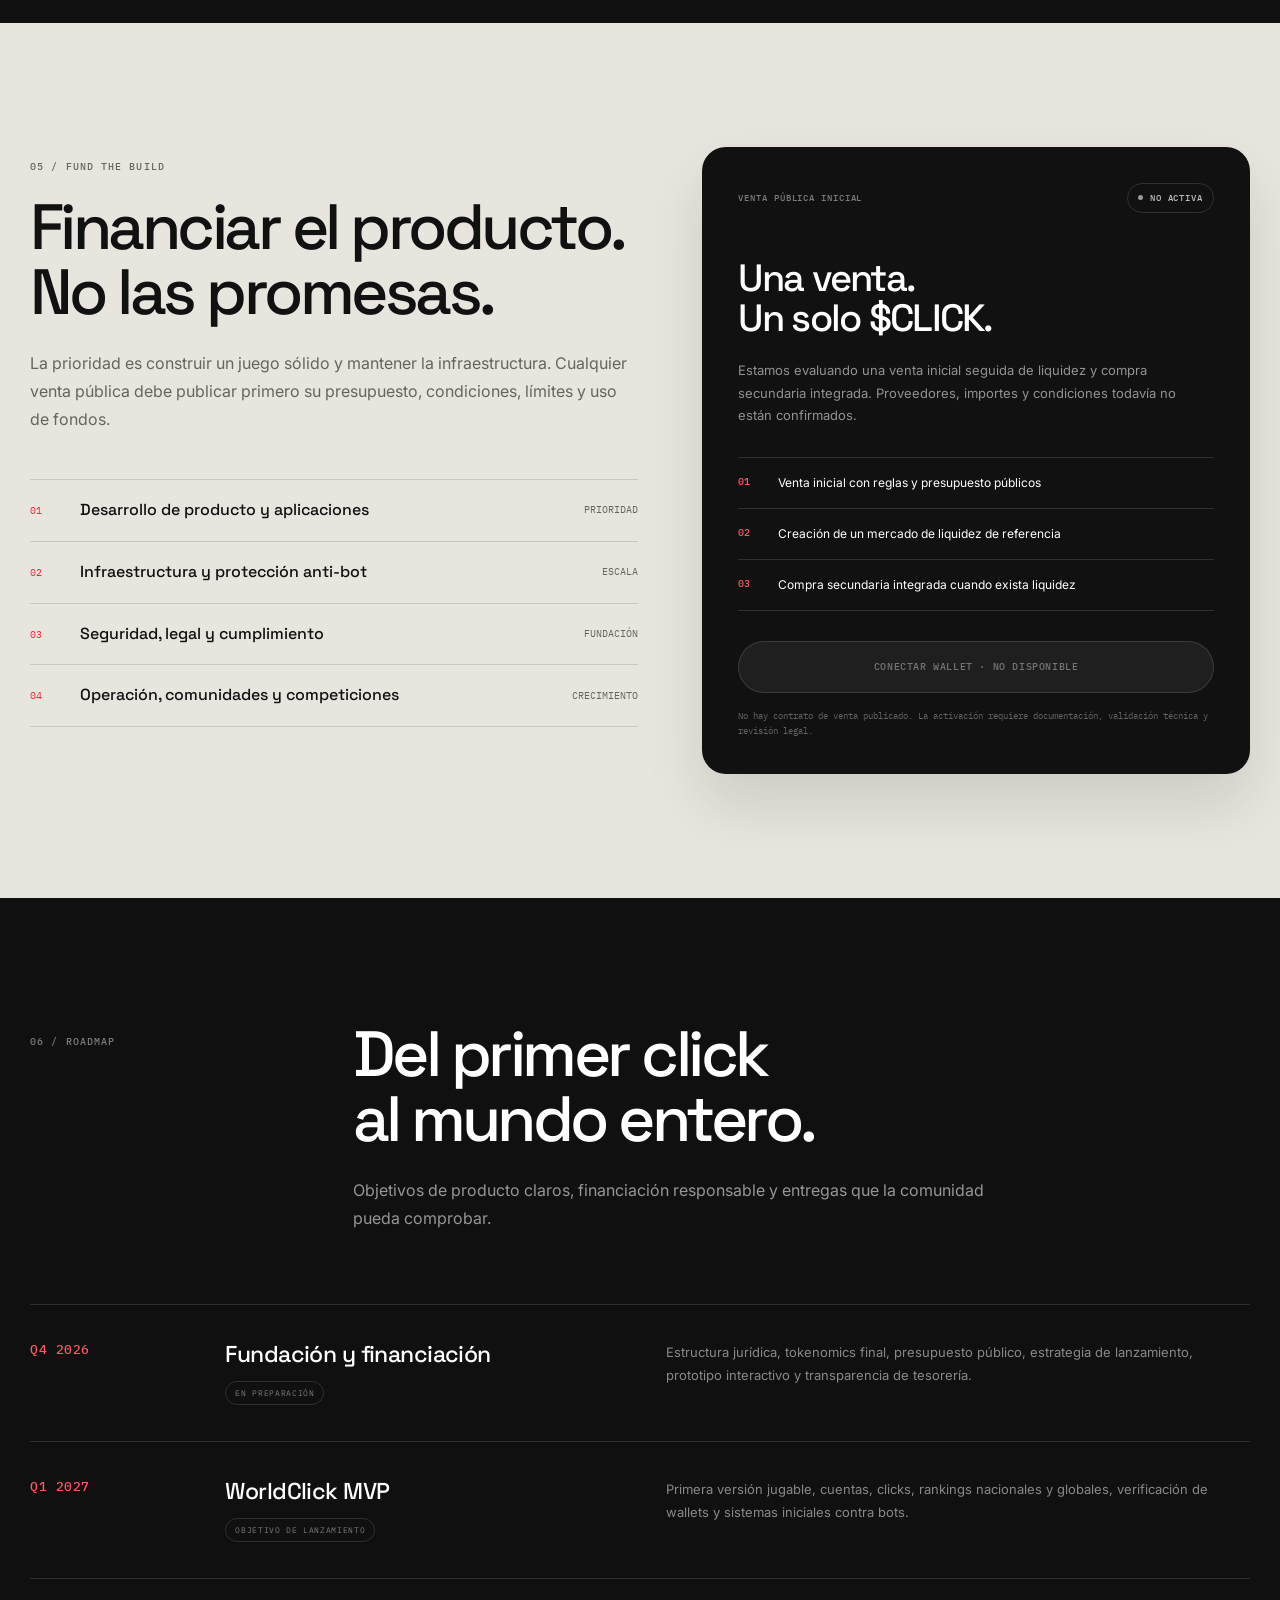
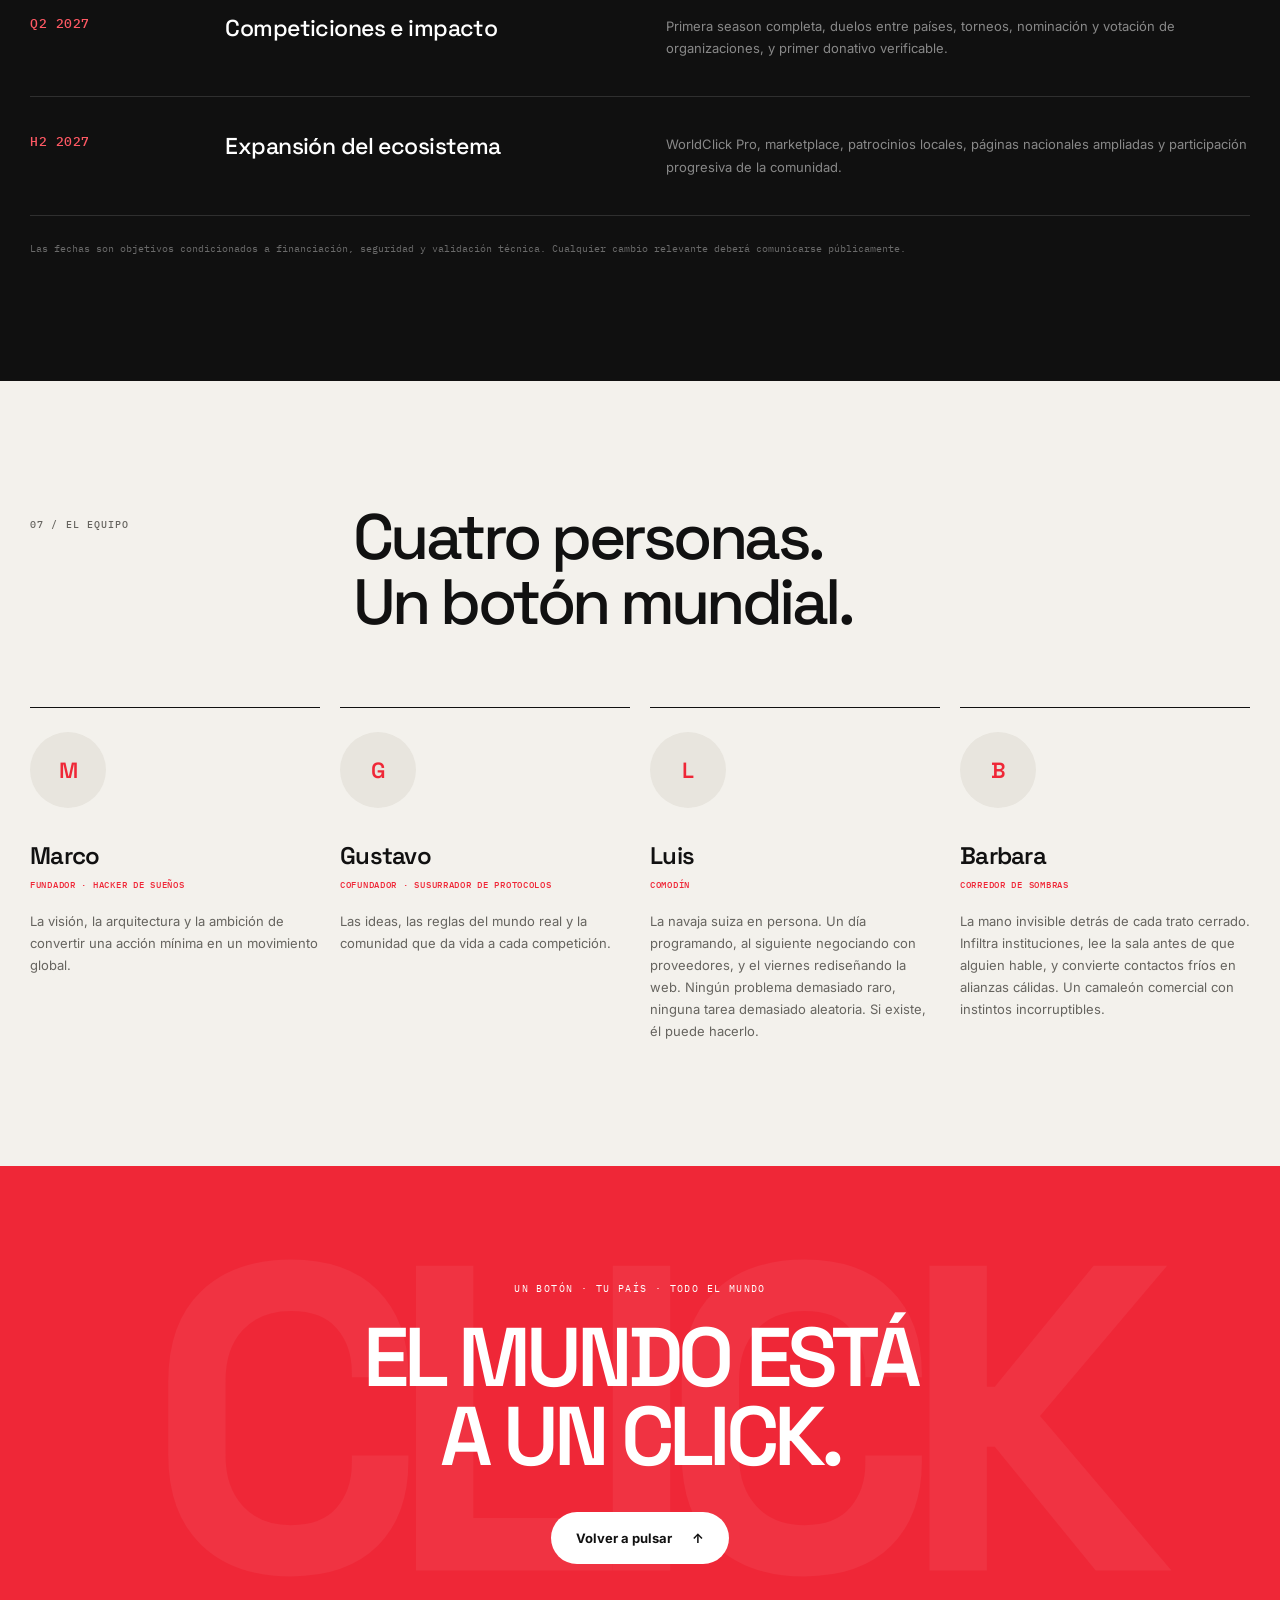
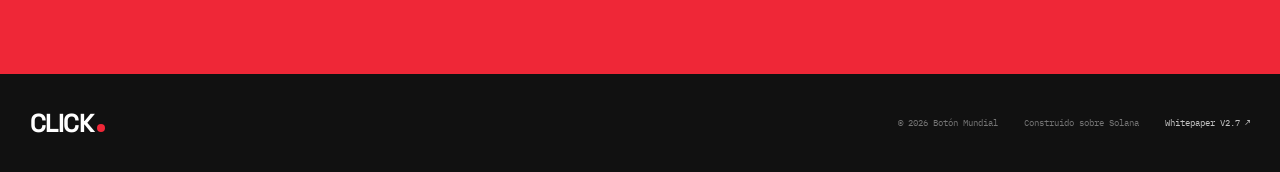
<file: k3.html>
<!DOCTYPE html>
<html lang="es" dir="ltr">
<head>
  <meta charset="UTF-8">
  <meta name="viewport" content="width=device-width, initial-scale=1.0">
  <meta name="description" content="CLICK es una competición global entre países: juega, compite, vota y genera impacto real.">
  <meta name="theme-color" content="#f3f1ec">
  <title>CLICK — Un botón. Todo el mundo.</title>
  <link rel="preconnect" href="https://fonts.googleapis.com">
  <link rel="preconnect" href="https://fonts.gstatic.com" crossorigin>
  <link href="https://fonts.googleapis.com/css2?family=IBM+Plex+Mono:wght@400;500;600&family=Inter:wght@400;500;600;700&family=Space+Grotesk:wght@400;500;600;700&display=swap" rel="stylesheet">
  <style>
    :root {
      --paper: #f3f1ec;
      --paper-deep: #e8e5de;
      --ink: #111111;
      --muted: #66645f;
      --line: rgba(17, 17, 17, .14);
      --red: #ef2737;
      --red-dark: #9e1020;
      --red-light: #ff5964;
      --white: #ffffff;
      --dark: #101010;
      --dark-soft: #181818;
      --dark-line: rgba(255, 255, 255, .13);
      --mono: 'IBM Plex Mono', monospace;
      --display: 'Space Grotesk', sans-serif;
      --body: 'Inter', sans-serif;
    }

    * { box-sizing: border-box; margin: 0; padding: 0; }
    html { scroll-behavior: smooth; scroll-padding-top: 100px; }
    body { background: var(--paper); color: var(--ink); font-family: var(--body); overflow-x: hidden; }
    body.menu-open { overflow: hidden; }
    a { color: inherit; text-decoration: none; }
    button { color: inherit; font: inherit; }
    button, a { -webkit-tap-highlight-color: transparent; }
    img, canvas { display: block; max-width: 100%; }
    ::selection { background: var(--red); color: var(--white); }
    :focus-visible { outline: 3px solid var(--red); outline-offset: 5px; }
    .sr-only { position: absolute; width: 1px; height: 1px; padding: 0; margin: -1px; overflow: hidden; clip: rect(0, 0, 0, 0); white-space: nowrap; border: 0; }
    .skip-link { position: fixed; left: 16px; top: -80px; z-index: 200; background: var(--ink); color: var(--white); padding: 12px 18px; border-radius: 8px; }
    .skip-link:focus { top: 16px; }
    .container { width: min(1220px, calc(100% - 48px)); margin: 0 auto; }
    .mono { font-family: var(--mono); }
    .red { color: var(--red); }

    .preview-bar { background: var(--ink); color: rgba(255, 255, 255, .74); font: 500 10px/1.4 var(--mono); letter-spacing: .13em; text-align: center; padding: 9px 20px; text-transform: uppercase; }
    .preview-bar strong { color: var(--white); font-weight: 500; }
    .navbar { position: sticky; top: 0; z-index: 100; background: rgba(243, 241, 236, .88); border-bottom: 1px solid var(--line); backdrop-filter: blur(18px); }
    .nav-inner { height: 76px; display: flex; align-items: center; justify-content: space-between; gap: 28px; }
    .wordmark { display: inline-flex; align-items: baseline; font: 700 26px/1 var(--display); letter-spacing: -.06em; }
    .wordmark-dot { width: 8px; height: 8px; margin-left: 4px; border-radius: 50%; background: var(--red); }
    .nav-links { display: flex; align-items: center; gap: 28px; list-style: none; }
    .nav-links a { color: #44423e; font-size: 13px; font-weight: 600; transition: color .2s ease; }
    .nav-links a:hover { color: var(--red); }
    .nav-wp { display: inline-flex; align-items: center; gap: 12px; border: 1px solid var(--ink); border-radius: 100px; padding: 11px 17px; font: 600 11px/1 var(--mono); letter-spacing: .05em; transition: background .2s ease, color .2s ease; }
    .nav-wp:hover { background: var(--ink); color: var(--white); }
    .menu-toggle { display: none; width: 44px; height: 44px; border: 1px solid var(--line); border-radius: 50%; background: transparent; cursor: pointer; place-items: center; }
    .menu-lines, .menu-lines::before, .menu-lines::after { display: block; width: 18px; height: 1.5px; background: var(--ink); transition: transform .2s ease; }
    .menu-lines { position: relative; }
    .menu-lines::before, .menu-lines::after { content: ''; position: absolute; left: 0; }
    .menu-lines::before { top: -5px; }
    .menu-lines::after { top: 5px; }
    .menu-toggle[aria-expanded="true"] .menu-lines { background: transparent; }
    .menu-toggle[aria-expanded="true"] .menu-lines::before { transform: translateY(5px) rotate(45deg); }
    .menu-toggle[aria-expanded="true"] .menu-lines::after { transform: translateY(-5px) rotate(-45deg); }

    .hero { position: relative; min-height: calc(100svh - 110px); display: flex; align-items: center; padding: 76px 0 88px; isolation: isolate; overflow: hidden; }
    .hero::before { content: ''; position: absolute; inset: 0; z-index: -2; background-image: linear-gradient(rgba(17, 17, 17, .04) 1px, transparent 1px), linear-gradient(90deg, rgba(17, 17, 17, .04) 1px, transparent 1px); background-size: 56px 56px; mask-image: linear-gradient(to right, black, transparent 80%); }
    .hero::after { content: ''; position: absolute; width: 620px; height: 620px; right: -160px; top: -180px; z-index: -1; border: 1px solid rgba(239, 39, 55, .16); border-radius: 50%; box-shadow: 0 0 0 90px rgba(239, 39, 55, .025), 0 0 0 180px rgba(239, 39, 55, .018); }
    .hero-grid { display: grid; grid-template-columns: 1.06fr .94fr; align-items: center; gap: 40px; }
    .eyebrow { display: inline-flex; align-items: center; gap: 9px; margin-bottom: 28px; font: 500 11px/1.4 var(--mono); letter-spacing: .09em; text-transform: uppercase; }
    .eyebrow-dot { width: 7px; height: 7px; border-radius: 50%; background: var(--red); box-shadow: 0 0 0 5px rgba(239, 39, 55, .1); }
    .hero h1 { max-width: 740px; font: 600 clamp(3.8rem, 6.1vw, 6.3rem)/.91 var(--display); letter-spacing: -.07em; }
    .hero h1 .outline { color: transparent; -webkit-text-stroke: 1.5px var(--ink); }
    .hero-copy { max-width: 570px; margin-top: 30px; color: var(--muted); font-size: 16px; line-height: 1.75; }
    .hero-copy strong { color: var(--ink); font-weight: 600; }
    .hero-actions { display: flex; flex-wrap: wrap; gap: 12px; margin-top: 34px; }
    .button-primary, .button-secondary { display: inline-flex; align-items: center; justify-content: center; gap: 18px; min-height: 52px; border-radius: 100px; padding: 0 23px; font-size: 13px; font-weight: 700; transition: transform .2s ease, background .2s ease, color .2s ease; }
    .button-primary { background: var(--ink); color: var(--white); }
    .button-primary:hover { background: var(--red); transform: translateY(-2px); }
    .button-secondary { border: 1px solid var(--line); }
    .button-secondary:hover { border-color: var(--ink); transform: translateY(-2px); }
    .hero-meta { display: flex; flex-wrap: wrap; gap: 10px 22px; margin-top: 34px; color: var(--muted); font: 500 10px/1.4 var(--mono); letter-spacing: .08em; text-transform: uppercase; }
    .hero-meta span { display: inline-flex; align-items: center; gap: 8px; }
    .hero-meta span::before { content: ''; width: 4px; height: 4px; border-radius: 50%; background: var(--red); }

    .button-stage { position: relative; min-height: 570px; display: flex; flex-direction: column; align-items: center; justify-content: center; }
    .button-stage::before { content: ''; position: absolute; width: 410px; height: 410px; border: 1px solid rgba(17, 17, 17, .1); border-radius: 50%; }
    .button-stage::after { content: ''; position: absolute; width: 510px; height: 510px; border: 1px dashed rgba(17, 17, 17, .08); border-radius: 50%; animation: orbit 60s linear infinite; }
    @keyframes orbit { to { transform: rotate(360deg); } }
    .stage-label { position: absolute; top: 20px; left: 0; z-index: 6; font: 500 10px/1.5 var(--mono); letter-spacing: .1em; text-transform: uppercase; }
    .stage-label span { display: block; color: var(--muted); margin-top: 5px; }
    .stage-tag { position: absolute; right: 0; bottom: 100px; z-index: 6; background: var(--white); border: 1px solid var(--line); border-radius: 12px; padding: 13px 16px; box-shadow: 0 12px 30px rgba(17, 17, 17, .08); transform: rotate(4deg); }
    .stage-tag strong { display: block; font: 600 20px/1 var(--display); }
    .stage-tag span { display: block; margin-top: 6px; color: var(--muted); font: 500 9px/1 var(--mono); letter-spacing: .08em; text-transform: uppercase; }
    .button-assembly { position: relative; z-index: 3; width: 270px; height: 270px; display: grid; place-items: center; margin-top: -26px; }
    .button-base { position: absolute; inset: 0; border-radius: 50%; background: linear-gradient(145deg, #323232, #090909 65%); box-shadow: 0 28px 45px rgba(17, 17, 17, .22), inset 0 2px 2px rgba(255, 255, 255, .2), inset 0 -5px 10px rgba(0, 0, 0, .8); }
    .button-base::before { content: ''; position: absolute; inset: 18px; border-radius: 50%; background: #080808; border: 1px solid #3b3b3b; box-shadow: inset 0 8px 16px rgba(0, 0, 0, .8); }
    .push-button { position: relative; width: 202px; height: 202px; border: 0; border-radius: 50%; background: radial-gradient(circle at 38% 26%, #ff6972 0%, #f12b3b 25%, #df1d2e 62%, #bf1324 100%); box-shadow: 0 18px 0 var(--red-dark), 0 23px 12px rgba(0, 0, 0, .35), inset 0 2px 3px rgba(255, 255, 255, .5), inset 0 -8px 14px rgba(113, 0, 15, .3); cursor: pointer; transform: translateY(-8px); transition: transform 70ms ease, box-shadow 70ms ease; touch-action: manipulation; user-select: none; }
    .push-button::before { content: ''; position: absolute; inset: 12px; border: 1px solid rgba(255, 255, 255, .18); border-radius: 50%; }
    .push-button:hover { transform: translateY(-5px); box-shadow: 0 15px 0 var(--red-dark), 0 21px 12px rgba(0, 0, 0, .32), inset 0 2px 3px rgba(255, 255, 255, .5), inset 0 -8px 14px rgba(113, 0, 15, .3); }
    .push-button:active, .push-button.is-pressed { transform: translateY(10px); box-shadow: 0 0 0 var(--red-dark), 0 5px 7px rgba(0, 0, 0, .3), inset 0 3px 8px rgba(113, 0, 15, .22); }
    .push-button:focus-visible { outline: 4px solid var(--ink); outline-offset: 12px; }
    .push-button-label { position: relative; z-index: 1; color: var(--white); font: 700 32px/1 var(--display); letter-spacing: -.04em; text-shadow: 0 2px 1px rgba(105, 0, 14, .35); pointer-events: none; }
    .push-button-label small { display: block; margin-top: 10px; font: 500 9px/1 var(--mono); letter-spacing: .2em; opacity: .8; }
    #click-canvas { position: absolute; inset: 0; z-index: 5; width: 100%; height: 100%; pointer-events: none; }
    .click-ring { position: absolute; z-index: 4; width: 200px; height: 200px; border: 2px solid var(--red); border-radius: 50%; pointer-events: none; animation: click-ring .6s ease-out forwards; }
    @keyframes click-ring { from { opacity: .5; transform: translate(-50%, -50%) scale(.8); } to { opacity: 0; transform: translate(-50%, -50%) scale(2.1); } }
    .demo-counter { position: relative; z-index: 6; text-align: center; margin-top: 36px; }
    .demo-counter-label { color: var(--muted); font: 500 9px/1 var(--mono); letter-spacing: .16em; text-transform: uppercase; }
    #click-count { display: block; min-width: 160px; margin-top: 8px; font: 600 32px/1 var(--display); font-variant-numeric: tabular-nums; }
    #click-count.bump { animation: count-bump .18s ease-out; }
    @keyframes count-bump { 50% { color: var(--red); transform: scale(1.1); } }
    .demo-note { position: absolute; bottom: 16px; z-index: 6; color: var(--muted); font: 400 9px/1.5 var(--mono); letter-spacing: .04em; text-align: center; }

    .principles { background: var(--ink); color: var(--white); border-top: 1px solid var(--ink); border-bottom: 1px solid var(--ink); }
    .principles-inner { display: grid; grid-template-columns: repeat(4, 1fr); }
    .principle { display: flex; align-items: center; justify-content: center; gap: 14px; min-height: 78px; border-right: 1px solid var(--dark-line); font: 500 11px/1 var(--mono); letter-spacing: .13em; text-transform: uppercase; }
    .principle:first-child { border-left: 1px solid var(--dark-line); }
    .principle span { color: var(--red); font-size: 16px; }

    .section { padding: 124px 0; }
    .section-dark { background: var(--dark); color: var(--white); }
    .section-heading { display: grid; grid-template-columns: .32fr 1fr; gap: 36px; margin-bottom: 72px; }
    .section-index { padding-top: 12px; color: var(--muted); font: 500 10px/1.6 var(--mono); letter-spacing: .11em; text-transform: uppercase; }
    .section-dark .section-index { color: rgba(255, 255, 255, .45); }
    .section-title { max-width: 850px; font: 500 clamp(2.7rem, 5vw, 4.8rem)/1.02 var(--display); letter-spacing: -.055em; }
    .section-intro { max-width: 680px; margin-top: 24px; color: var(--muted); font-size: 16px; line-height: 1.75; }
    .section-dark .section-intro { color: rgba(255, 255, 255, .56); }

    .steps-grid { display: grid; grid-template-columns: repeat(3, 1fr); border-top: 1px solid var(--line); border-bottom: 1px solid var(--line); }
    .step-card { position: relative; min-height: 320px; padding: 34px 32px 38px; border-right: 1px solid var(--line); }
    .step-card:first-child { border-left: 1px solid var(--line); }
    .step-number { display: inline-grid; place-items: center; width: 42px; height: 42px; border: 1px solid var(--line); border-radius: 50%; color: var(--red); font: 500 11px/1 var(--mono); }
    .step-card h3 { margin-top: 64px; font: 600 25px/1.15 var(--display); letter-spacing: -.03em; }
    .step-card p { margin-top: 16px; color: var(--muted); font-size: 14px; line-height: 1.75; }
    .step-card::after { content: '↗'; position: absolute; right: 28px; top: 35px; color: #a4a19a; font-size: 18px; }

    .competition-grid { display: grid; grid-template-columns: .95fr 1.05fr; gap: 72px; align-items: center; }
    .match-card { position: relative; overflow: hidden; min-height: 500px; border: 1px solid var(--dark-line); border-radius: 24px; padding: 28px; background: radial-gradient(circle at 50% 40%, rgba(239, 39, 55, .16), transparent 48%), var(--dark-soft); }
    .match-card::before { content: ''; position: absolute; inset: 0; background-image: linear-gradient(rgba(255, 255, 255, .025) 1px, transparent 1px), linear-gradient(90deg, rgba(255, 255, 255, .025) 1px, transparent 1px); background-size: 36px 36px; pointer-events: none; }
    .match-header { position: relative; display: flex; align-items: center; justify-content: space-between; color: rgba(255, 255, 255, .45); font: 500 9px/1 var(--mono); letter-spacing: .1em; text-transform: uppercase; }
    .live-pill { border: 1px solid var(--dark-line); border-radius: 100px; padding: 8px 11px; }
    .match-up { position: relative; display: grid; grid-template-columns: 1fr auto 1fr; align-items: center; gap: 20px; margin-top: 104px; text-align: center; }
    .country-code { font: 600 clamp(3rem, 6vw, 5.4rem)/1 var(--display); letter-spacing: -.06em; }
    .country-name { display: block; margin-top: 12px; color: rgba(255, 255, 255, .48); font: 400 10px/1 var(--mono); letter-spacing: .08em; text-transform: uppercase; }
    .versus { color: var(--red); font: 500 13px/1 var(--mono); }
    .match-details { position: relative; display: flex; justify-content: center; gap: 10px; margin-top: 72px; }
    .match-details span { border: 1px solid var(--dark-line); border-radius: 100px; padding: 9px 13px; color: rgba(255, 255, 255, .6); font: 400 9px/1 var(--mono); }
    .match-footer { position: absolute; left: 28px; right: 28px; bottom: 26px; padding-top: 20px; border-top: 1px solid var(--dark-line); color: rgba(255, 255, 255, .35); font: 400 9px/1.5 var(--mono); text-align: center; }
    .feature-list { border-top: 1px solid var(--dark-line); }
    .feature-row { display: grid; grid-template-columns: 42px 1fr; gap: 18px; padding: 28px 0; border-bottom: 1px solid var(--dark-line); }
    .feature-row-number { color: var(--red); font: 500 10px/1.5 var(--mono); }
    .feature-row h3 { font: 500 22px/1.25 var(--display); letter-spacing: -.025em; }
    .feature-row p { margin-top: 10px; color: rgba(255, 255, 255, .52); font-size: 14px; line-height: 1.7; }

    .impact-flow { display: grid; grid-template-columns: repeat(4, 1fr); gap: 1px; background: var(--line); border: 1px solid var(--line); }
    .impact-step { background: var(--paper); padding: 30px; min-height: 260px; }
    .impact-step .mono { color: var(--red); font-size: 10px; letter-spacing: .08em; }
    .impact-step h3 { margin-top: 52px; font: 600 20px/1.25 var(--display); letter-spacing: -.025em; }
    .impact-step p { margin-top: 14px; color: var(--muted); font-size: 13px; line-height: 1.7; }
    .impact-note { display: grid; grid-template-columns: 1fr 1fr; gap: 40px; align-items: center; margin-top: 32px; background: var(--red); color: var(--white); border-radius: 16px; padding: 34px 38px; }
    .impact-note h3 { font: 600 26px/1.15 var(--display); letter-spacing: -.035em; }
    .impact-note p { color: rgba(255, 255, 255, .82); font-size: 13px; line-height: 1.7; }

    .token-grid { display: grid; grid-template-columns: .8fr 1.2fr; gap: 80px; }
    .token-sticky { align-self: start; position: sticky; top: 120px; }
    .token-symbol { display: inline-flex; margin-top: 34px; border: 1px solid rgba(239, 39, 55, .45); border-radius: 100px; padding: 11px 16px; color: var(--red-light); font: 500 11px/1 var(--mono); letter-spacing: .08em; }
    .token-principles { border-top: 1px solid var(--dark-line); }
    .token-principle { display: grid; grid-template-columns: 1fr 1.25fr; gap: 28px; padding: 30px 0; border-bottom: 1px solid var(--dark-line); }
    .token-principle h3 { font: 500 20px/1.3 var(--display); letter-spacing: -.02em; }
    .token-principle p { color: rgba(255, 255, 255, .52); font-size: 13px; line-height: 1.75; }

    .funding { background: var(--paper-deep); }
    .funding-grid { display: grid; grid-template-columns: 1fr .9fr; gap: 64px; align-items: start; }
    .budget-list { margin-top: 46px; border-top: 1px solid var(--line); }
    .budget-item { display: grid; grid-template-columns: 36px 1fr auto; align-items: center; gap: 14px; padding: 20px 0; border-bottom: 1px solid var(--line); }
    .budget-item .mono { color: var(--red); font-size: 10px; }
    .budget-item h3 { font: 500 16px/1.3 var(--display); }
    .budget-item span:last-child { color: var(--muted); font: 400 10px/1 var(--mono); text-transform: uppercase; }
    .sale-card { background: var(--ink); color: var(--white); border-radius: 24px; padding: 36px; box-shadow: 0 30px 60px rgba(17, 17, 17, .12); }
    .sale-status { display: flex; align-items: center; justify-content: space-between; gap: 16px; color: rgba(255, 255, 255, .45); font: 500 9px/1.4 var(--mono); letter-spacing: .1em; text-transform: uppercase; }
    .status-pill { display: inline-flex; align-items: center; gap: 7px; border: 1px solid var(--dark-line); border-radius: 100px; padding: 8px 10px; color: rgba(255, 255, 255, .72); }
    .status-pill::before { content: ''; width: 5px; height: 5px; border-radius: 50%; background: #999; }
    .sale-card h3 { margin-top: 46px; font: 500 38px/1.05 var(--display); letter-spacing: -.045em; }
    .sale-card > p { margin-top: 20px; color: rgba(255, 255, 255, .54); font-size: 13px; line-height: 1.75; }
    .sale-flow { margin: 30px 0; border-top: 1px solid var(--dark-line); }
    .sale-flow-row { display: grid; grid-template-columns: 30px 1fr; gap: 10px; padding: 16px 0; border-bottom: 1px solid var(--dark-line); }
    .sale-flow-row span:first-child { color: var(--red-light); font: 500 10px/1.5 var(--mono); }
    .sale-flow-row span:last-child { font-size: 12px; line-height: 1.5; }
    .wallet-button { width: 100%; min-height: 52px; border: 1px solid var(--dark-line); border-radius: 100px; background: rgba(255, 255, 255, .06); color: rgba(255, 255, 255, .38); font: 500 10px/1 var(--mono); letter-spacing: .06em; cursor: not-allowed; }
    .sale-disclaimer { display: block; margin-top: 16px; color: rgba(255, 255, 255, .34); font: 400 9px/1.6 var(--mono); }

    .roadmap-list { border-top: 1px solid var(--dark-line); }
    .roadmap-item { display: grid; grid-template-columns: .28fr .7fr 1fr; gap: 32px; align-items: start; padding: 36px 0; border-bottom: 1px solid var(--dark-line); }
    .roadmap-quarter { color: var(--red-light); font: 500 13px/1.4 var(--mono); letter-spacing: .04em; }
    .roadmap-item h3 { font: 500 23px/1.2 var(--display); letter-spacing: -.025em; }
    .roadmap-item p { color: rgba(255, 255, 255, .5); font-size: 13px; line-height: 1.75; }
    .roadmap-tag { display: inline-block; margin-top: 12px; border: 1px solid var(--dark-line); border-radius: 100px; padding: 7px 9px; color: rgba(255, 255, 255, .45); font: 400 8px/1 var(--mono); letter-spacing: .08em; text-transform: uppercase; }
    .roadmap-note { margin-top: 24px; color: rgba(255, 255, 255, .38); font: 400 10px/1.7 var(--mono); }

    .team-grid { display: grid; grid-template-columns: repeat(auto-fit, minmax(230px, 1fr)); gap: 20px; }
    .team-card { border-top: 1px solid var(--ink); padding-top: 24px; }
    .team-avatar { display: grid; place-items: center; width: 76px; height: 76px; margin-bottom: 34px; border-radius: 50%; background: var(--paper-deep); color: var(--red); font: 600 22px/1 var(--display); }
    .team-card h3 { font: 600 24px/1.2 var(--display); letter-spacing: -.03em; }
    .team-role { display: block; margin-top: 8px; color: var(--red); font: 500 9px/1.4 var(--mono); letter-spacing: .08em; text-transform: uppercase; }
    .team-card p { margin-top: 18px; color: var(--muted); font-size: 13px; line-height: 1.7; }

    .final-cta { position: relative; overflow: hidden; background: var(--red); color: var(--white); padding: 110px 0; text-align: center; }
    .final-cta::before { content: 'CLICK'; position: absolute; left: 50%; top: 50%; transform: translate(-50%, -50%); color: rgba(255, 255, 255, .055); font: 700 34vw/1 var(--display); letter-spacing: -.09em; pointer-events: none; }
    .final-cta-inner { position: relative; }
    .final-cta .mono { font-size: 10px; letter-spacing: .14em; text-transform: uppercase; }
    .final-cta h2 { max-width: 850px; margin: 22px auto 36px; font: 600 clamp(3rem, 6.5vw, 6.2rem)/.95 var(--display); letter-spacing: -.06em; }
    .final-button { display: inline-flex; align-items: center; gap: 20px; background: var(--white); color: var(--ink); border-radius: 100px; padding: 18px 25px; font-size: 13px; font-weight: 700; transition: transform .2s ease; }
    .final-button:hover { transform: translateY(-3px) rotate(-1deg); }

    .footer { background: var(--ink); color: var(--white); padding: 36px 0; }
    .footer-inner { display: flex; align-items: center; justify-content: space-between; gap: 28px; }
    .footer .wordmark-dot { background: var(--red); }
    .footer-meta { display: flex; align-items: center; gap: 26px; color: rgba(255, 255, 255, .42); font: 400 9px/1.5 var(--mono); }
    .footer-meta a { color: rgba(255, 255, 255, .75); }
    .footer-meta a:hover { color: var(--red-light); }

    @media (max-width: 1060px) {
      .nav-links { gap: 18px; }
      .nav-links a { font-size: 12px; }
      .hero-grid { grid-template-columns: 1fr 1fr; gap: 16px; }
      .hero h1 { font-size: clamp(3.6rem, 6.4vw, 5rem); }
      .button-stage { transform: scale(.9); margin: -20px; }
      .competition-grid, .funding-grid { gap: 42px; }
      .impact-step { padding: 24px; }
      .token-grid { gap: 50px; }
    }

    @media (max-width: 860px) {
      .container { width: min(100% - 36px, 680px); }
      .menu-toggle { display: grid; }
      .nav-wp { margin-left: auto; }
      .nav-links { position: fixed; display: none; top: 109px; left: 18px; right: 18px; padding: 24px; background: var(--paper); border: 1px solid var(--line); border-radius: 16px; box-shadow: 0 24px 50px rgba(17, 17, 17, .14); }
      .nav-links.open { display: flex; flex-direction: column; align-items: stretch; gap: 0; }
      .nav-links li { border-bottom: 1px solid var(--line); }
      .nav-links li:last-child { border-bottom: 0; }
      .nav-links a { display: block; padding: 15px 4px; font-size: 15px; }
      .hero { padding: 68px 0 60px; }
      .hero-grid { grid-template-columns: 1fr; }
      .hero-copy { max-width: 620px; }
      .button-stage { min-height: 560px; margin: 24px 0 0; transform: none; }
      .stage-label { left: 20px; }
      .stage-tag { right: 20px; }
      .principles-inner { grid-template-columns: repeat(2, 1fr); }
      .principle { border-bottom: 1px solid var(--dark-line); }
      .section { padding: 90px 0; }
      .section-heading { grid-template-columns: 1fr; gap: 18px; margin-bottom: 52px; }
      .section-index { padding-top: 0; }
      .steps-grid { grid-template-columns: 1fr; }
      .step-card { min-height: 240px; border-left: 1px solid var(--line); border-bottom: 1px solid var(--line); }
      .step-card:last-child { border-bottom: 0; }
      .step-card h3 { margin-top: 42px; }
      .competition-grid, .token-grid, .funding-grid { grid-template-columns: 1fr; }
      .match-card { min-height: 460px; }
      .impact-flow { grid-template-columns: repeat(2, 1fr); }
      .impact-note { grid-template-columns: 1fr; gap: 16px; }
      .token-sticky { position: static; }
      .roadmap-item { grid-template-columns: .35fr 1fr; gap: 20px; }
      .roadmap-item p { grid-column: 2; }
      .team-grid { gap: 14px; }
    }

    @media (max-width: 560px) {
      .container { width: calc(100% - 32px); }
      .preview-bar { padding: 8px 12px; font-size: 8px; }
      .nav-inner { height: 66px; gap: 10px; }
      .nav-links { top: 101px; left: 12px; right: 12px; }
      .nav-wp { padding: 10px 12px; font-size: 9px; }
      .wordmark { font-size: 24px; }
      .hero { padding-top: 48px; }
      .hero h1 { font-size: clamp(3.15rem, 15.5vw, 4.8rem); }
      .hero-copy { font-size: 14px; }
      .hero-actions { flex-direction: column; align-items: stretch; }
      .button-stage { min-height: 500px; margin-top: 30px; }
      .button-stage::before { width: 320px; height: 320px; }
      .button-stage::after { width: 390px; height: 390px; }
      .button-assembly { width: 230px; height: 230px; }
      .push-button { width: 174px; height: 174px; }
      .push-button-label { font-size: 28px; }
      .stage-label { top: 12px; left: 0; }
      .stage-tag { right: 0; bottom: 90px; padding: 11px 13px; }
      .demo-counter { margin-top: 28px; }
      .demo-note { bottom: 4px; width: 100%; }
      .principle { min-height: 64px; font-size: 9px; }
      .section { padding: 76px 0; }
      .section-title { font-size: clamp(2.55rem, 12vw, 3.6rem); }
      .section-intro { font-size: 14px; }
      .step-card { padding: 28px; }
      .match-card { min-height: 420px; padding: 22px; border-radius: 18px; }
      .match-up { margin-top: 92px; gap: 12px; }
      .country-code { font-size: 3.5rem; }
      .match-details { flex-wrap: wrap; margin-top: 68px; }
      .match-footer { left: 22px; right: 22px; }
      .feature-row { grid-template-columns: 30px 1fr; }
      .impact-flow { grid-template-columns: 1fr; }
      .impact-step { min-height: 220px; }
      .impact-step h3 { margin-top: 36px; }
      .impact-note { padding: 28px; }
      .token-principle { grid-template-columns: 1fr; gap: 12px; }
      .funding-grid { gap: 46px; }
      .sale-card { padding: 26px; border-radius: 18px; }
      .sale-card h3 { font-size: 32px; }
      .roadmap-item { grid-template-columns: 1fr; gap: 12px; }
      .roadmap-item p { grid-column: 1; }
      .team-grid { grid-template-columns: 1fr; gap: 42px; }
      .team-avatar { margin-bottom: 22px; }
      .final-cta { padding: 86px 0; }
      .footer-inner, .footer-meta { flex-direction: column; align-items: flex-start; }
      .footer-meta { gap: 12px; }
    }

    @media (prefers-reduced-motion: reduce) {
      html { scroll-behavior: auto; }
      *, *::before, *::after { animation-duration: .01ms !important; animation-iteration-count: 1 !important; transition-duration: .01ms !important; }
    }
  </style>
</head>
<body id="top">
  <a class="skip-link" href="#main">Saltar al contenido</a>
  <div class="preview-bar"><strong>Concepto interactivo</strong> · La venta de tokens no está activa</div>
  <nav class="navbar" aria-label="Navegación principal">
    <div class="container nav-inner">
      <a class="wordmark" href="#top" aria-label="CLICK, inicio">CLICK<span class="wordmark-dot"></span></a>
      <ul class="nav-links" id="nav-links">
        <li><a href="#concepto">Concepto</a></li>
        <li><a href="#competicion">Competición</a></li>
        <li><a href="#impacto">Impacto</a></li>
        <li><a href="#roadmap">Roadmap</a></li>
        <li><a href="#financiacion">Financiación</a></li>
      </ul>
      <a class="nav-wp" href="assets/CLICK-Whitepaper-V2.7.pdf" target="_blank" rel="noopener noreferrer">WHITEPAPER <span aria-hidden="true">↗</span></a>
      <button class="menu-toggle" type="button" aria-label="Abrir menú" aria-controls="nav-links" aria-expanded="false"><span class="menu-lines" aria-hidden="true"></span></button>
    </div>
  </nav>

  <main id="main">
    <section class="hero">
      <div class="container hero-grid">
        <div>
          <div class="eyebrow"><span class="eyebrow-dot"></span>WorldClick · El juego llega en Q1 2027</div>
          <h1>UN CLICK.<br><span class="outline">TU PAÍS.</span><br><span class="red">IMPACTO REAL.</span></h1>
          <p class="hero-copy">Un botón sencillo. Una competición entre países. <strong>Juega, compite y decide qué organización local recibe el impacto de cada victoria.</strong></p>
          <div class="hero-actions">
            <a class="button-primary" href="#demo">Prueba el click <span aria-hidden="true">↗</span></a>
            <a class="button-secondary" href="#roadmap">Descubre el roadmap</a>
          </div>
          <div class="hero-meta"><span>$CLICK en Solana</span><span>Un token</span><span>Competición global</span></div>
        </div>
        <div class="button-stage" id="demo">
          <div class="stage-label">El Botón Mundial<span>Temporada 01 · Próximamente</span></div>
          <canvas id="click-canvas" aria-hidden="true"></canvas>
          <div class="button-assembly">
            <div class="button-base" aria-hidden="true"></div>
            <button class="push-button" id="push-button" type="button" aria-label="Pulsa el botón. Demostración local" aria-describedby="demo-note">
              <span class="push-button-label">CLICK<small>PUSH</small></span>
            </button>
          </div>
          <div class="stage-tag" aria-hidden="true"><strong>+1</strong><span>Tu marcador</span></div>
          <div class="demo-counter"><span class="demo-counter-label">Tus clicks</span><output id="click-count">0</output></div>
          <p class="demo-note" id="demo-note">Demo local · No hay puntuaciones globales conectadas</p>
          <p class="sr-only" id="click-status" aria-live="polite"></p>
        </div>
      </div>
    </section>

    <div class="principles" aria-label="Principios de CLICK">
      <div class="container principles-inner">
        <div class="principle"><span>01</span>Juega</div>
        <div class="principle"><span>02</span>Compite</div>
        <div class="principle"><span>03</span>Vota</div>
        <div class="principle"><span>04</span>Apoya</div>
      </div>
    </div>

    <section class="section" id="concepto">
      <div class="container">
        <div class="section-heading">
          <div class="section-index">01 / El concepto</div>
          <div><h2 class="section-title">Un gesto mínimo.<br>Una comunidad mundial.</h2><p class="section-intro">CLICK convierte una acción universal en una competición con identidad nacional. Cada click suma a tu marcador personal y al de tu país; cada temporada crea nuevas rivalidades, ganadores e historias locales.</p></div>
        </div>
        <div class="steps-grid">
          <article class="step-card"><span class="step-number">01</span><h3>Pulsa y representa</h3><p>Entra, elige tu país y suma actividad verificada. Los clicks son puntuación de juego, no un token ni una promesa de recompensa financiera.</p></article>
          <article class="step-card"><span class="step-number">02</span><h3>Compite en tu liga</h3><p>Participa en seasons globales y duelos semanales. Rankings absolutos y normalizados por jugador activo permiten competir más allá de la población de cada país.</p></article>
          <article class="step-card"><span class="step-number">03</span><h3>Convierte la victoria en impacto</h3><p>El país vencedor participa en la elección de una organización local elegible. El resultado y el donativo se publican para que cualquiera pueda verificarlos.</p></article>
        </div>
      </div>
    </section>

    <section class="section section-dark" id="competicion">
      <div class="container">
        <div class="section-heading">
          <div class="section-index">02 / Competición global</div>
          <div><h2 class="section-title">Cada país tiene<br>su partido.</h2><p class="section-intro">Más que una tabla mundial: páginas nacionales, creadores locales, rivalidades deportivas y competiciones diseñadas para que cada comunidad tenga su momento.</p></div>
        </div>
        <div class="competition-grid">
          <div class="match-card" aria-label="Ejemplo ilustrativo de un duelo entre Portugal y Brasil">
            <div class="match-header"><span>Duelo semanal</span><span class="live-pill">Formato ilustrativo</span></div>
            <div class="match-up"><div><span class="country-code">PT</span><span class="country-name">Portugal</span></div><span class="versus">VS</span><div><span class="country-code">BR</span><span class="country-name">Brasil</span></div></div>
            <div class="match-details"><span>Season global</span><span>Match nacional</span></div>
            <div class="match-footer">Sin puntuaciones en vivo · El juego está previsto para Q1 2027</div>
          </div>
          <div class="feature-list">
            <article class="feature-row"><span class="feature-row-number">01</span><div><h3>Una sede para cada país</h3><p>Resultados, próximos partidos, historial de victorias e impacto local en una página que la comunidad pueda hacer suya.</p></div></article>
            <article class="feature-row"><span class="feature-row-number">02</span><div><h3>Dos formas de liderar</h3><p>Ranking de clicks totales y ranking por jugador verificado activo. Divisiones y ligas equilibran países de distinto tamaño.</p></div></article>
            <article class="feature-row"><span class="feature-row-number">03</span><div><h3>Idiomas que conectan, países que compiten</h3><p>El contenido se adapta a cada comunidad sin confundir idioma y nacionalidad. Una misma lengua puede impulsar varias sedes nacionales.</p></div></article>
            <article class="feature-row"><span class="feature-row-number">04</span><div><h3>Patrocinio con contexto local</h3><p>Marcas y creadores pueden apoyar partidos, premios e impacto en mercados concretos, generando ingresos vinculados a actividad real.</p></div></article>
          </div>
        </div>
      </div>
    </section>

    <section class="section" id="impacto">
      <div class="container">
        <div class="section-heading">
          <div class="section-index">03 / Impacto verificable</div>
          <div><h2 class="section-title">El país gana.<br>La comunidad decide.</h2><p class="section-intro">El modelo propuesto convierte cada victoria en un proceso público y responsable, desde la nominación local hasta el comprobante del donativo.</p></div>
        </div>
        <div class="impact-flow">
          <article class="impact-step"><span class="mono">01 / VICTORIA</span><h3>Un país gana una competición elegible</h3><p>Las reglas definen previamente qué seasons o torneos incluyen una asignación de impacto.</p></article>
          <article class="impact-step"><span class="mono">02 / VOTACIÓN</span><h3>La comunidad local nomina y vota</h3><p>Participantes verificados de ese país eligen entre organizaciones locales candidatas.</p></article>
          <article class="impact-step"><span class="mono">03 / VALIDACIÓN</span><h3>CLICK verifica a la beneficiaria</h3><p>Identidad, elegibilidad, cumplimiento y controles de sanciones antes de cualquier transferencia.</p></article>
          <article class="impact-step"><span class="mono">04 / PRUEBA</span><h3>El donativo queda publicado</h3><p>Organización, importe, fecha, transacción USDC y comprobante en un historial público de impacto.</p></article>
        </div>
        <div class="impact-note"><h3>La participación decide.<br>El saldo no compra votos.</h3><p>La votación de organizaciones se basa en participación verificada, no en la cantidad de CLICK acumulada. Así, el impacto pertenece a la comunidad que compitió y no a quien más tokens pueda comprar.</p></div>
      </div>
    </section>

    <section class="section section-dark" id="token">
      <div class="container token-grid">
        <div class="token-sticky"><div class="section-index">04 / Economía</div><h2 class="section-title" style="margin-top: 20px;">Un token.<br>Todo el ecosistema.</h2><p class="section-intro">CLICK concentra la identidad y la utilidad del proyecto. La puntuación del juego permanece separada de la economía del token.</p><span class="token-symbol">$CLICK · SOLANA</span></div>
        <div class="token-principles">
          <article class="token-principle"><h3>Utilidad sin inflación artificial</h3><p>Supply fijo, sin un segundo token fungible ni rendimientos pasivos financiados por emitir más monedas.</p></article>
          <article class="token-principle"><h3>Actividad sin pay-to-win</h3><p>Los clicks miden participación. Los beneficios premium no deben comprar ventajas en las competiciones ni decidir el voto solidario.</p></article>
          <article class="token-principle"><h3>WorldClick Pro por bloqueo</h3><p>El bloqueo temporal de CLICK puede abrir funciones premium y cosméticas sin convertir el token en una máquina de recompensas inflacionarias.</p></article>
          <article class="token-principle"><h3>Ingresos reales, recompra y quema</h3><p>Solo ingresos efectivamente recibidos —producto, marketplace o patrocinio— pueden financiar buybacks y burns. Un click, por sí solo, no genera ingresos.</p></article>
          <article class="token-principle"><h3>Transparencia de tesorería</h3><p>Financiación, ingresos, gastos, desbloqueos y quemas deben presentarse por separado para que la comunidad entienda qué está ocurriendo.</p></article>
        </div>
      </div>
    </section>

    <section class="section funding" id="financiacion">
      <div class="container funding-grid">
        <div>
          <div class="section-index">05 / Fund the build</div>
          <h2 class="section-title" style="margin-top: 20px;">Financiar el producto.<br>No las promesas.</h2>
          <p class="section-intro">La prioridad es construir un juego sólido y mantener la infraestructura. Cualquier venta pública debe publicar primero su presupuesto, condiciones, límites y uso de fondos.</p>
          <div class="budget-list">
            <div class="budget-item"><span class="mono">01</span><h3>Desarrollo de producto y aplicaciones</h3><span>Prioridad</span></div>
            <div class="budget-item"><span class="mono">02</span><h3>Infraestructura y protección anti-bot</h3><span>Escala</span></div>
            <div class="budget-item"><span class="mono">03</span><h3>Seguridad, legal y cumplimiento</h3><span>Fundación</span></div>
            <div class="budget-item"><span class="mono">04</span><h3>Operación, comunidades y competiciones</h3><span>Crecimiento</span></div>
          </div>
        </div>
        <aside class="sale-card" aria-label="Estado de la futura venta pública">
          <div class="sale-status"><span>Venta pública inicial</span><span class="status-pill">No activa</span></div>
          <h3>Una venta.<br>Un solo $CLICK.</h3>
          <p>Estamos evaluando una venta inicial seguida de liquidez y compra secundaria integrada. Proveedores, importes y condiciones todavía no están confirmados.</p>
          <div class="sale-flow">
            <div class="sale-flow-row"><span>01</span><span>Venta inicial con reglas y presupuesto públicos</span></div>
            <div class="sale-flow-row"><span>02</span><span>Creación de un mercado de liquidez de referencia</span></div>
            <div class="sale-flow-row"><span>03</span><span>Compra secundaria integrada cuando exista liquidez</span></div>
          </div>
          <button class="wallet-button" type="button" disabled>CONECTAR WALLET · NO DISPONIBLE</button>
          <small class="sale-disclaimer">No hay contrato de venta publicado. La activación requiere documentación, validación técnica y revisión legal.</small>
        </aside>
      </div>
    </section>

    <section class="section section-dark" id="roadmap">
      <div class="container">
        <div class="section-heading">
          <div class="section-index">06 / Roadmap</div>
          <div><h2 class="section-title">Del primer click<br>al mundo entero.</h2><p class="section-intro">Objetivos de producto claros, financiación responsable y entregas que la comunidad pueda comprobar.</p></div>
        </div>
        <div class="roadmap-list">
          <article class="roadmap-item"><div class="roadmap-quarter">Q4 2026</div><div><h3>Fundación y financiación</h3><span class="roadmap-tag">En preparación</span></div><p>Estructura jurídica, tokenomics final, presupuesto público, estrategia de lanzamiento, prototipo interactivo y transparencia de tesorería.</p></article>
          <article class="roadmap-item"><div class="roadmap-quarter">Q1 2027</div><div><h3>WorldClick MVP</h3><span class="roadmap-tag">Objetivo de lanzamiento</span></div><p>Primera versión jugable, cuentas, clicks, rankings nacionales y globales, verificación de wallets y sistemas iniciales contra bots.</p></article>
          <article class="roadmap-item"><div class="roadmap-quarter">Q2 2027</div><div><h3>Competiciones e impacto</h3></div><p>Primera season completa, duelos entre países, torneos, nominación y votación de organizaciones, y primer donativo verificable.</p></article>
          <article class="roadmap-item"><div class="roadmap-quarter">H2 2027</div><div><h3>Expansión del ecosistema</h3></div><p>WorldClick Pro, marketplace, patrocinios locales, páginas nacionales ampliadas y participación progresiva de la comunidad.</p></article>
        </div>
        <p class="roadmap-note">Las fechas son objetivos condicionados a financiación, seguridad y validación técnica. Cualquier cambio relevante deberá comunicarse públicamente.</p>
      </div>
    </section>

    <section class="section" id="equipo">
      <div class="container">
        <div class="section-heading"><div class="section-index">07 / El equipo</div><div><h2 class="section-title">Cuatro personas.<br>Un botón mundial.</h2></div></div>
        <div class="team-grid">
          <article class="team-card"><div class="team-avatar" aria-hidden="true">M</div><h3>Marco</h3><span class="team-role">Fundador · Hacker de sueños</span><p>La visión, la arquitectura y la ambición de convertir una acción mínima en un movimiento global.</p></article>
          <article class="team-card"><div class="team-avatar" aria-hidden="true">G</div><h3>Gustavo</h3><span class="team-role">Cofundador · Susurrador de protocolos</span><p>Las ideas, las reglas del mundo real y la comunidad que da vida a cada competición.</p></article>
          <article class="team-card"><div class="team-avatar" aria-hidden="true">L</div><h3>Luis</h3><span class="team-role">Comodín</span><p>La navaja suiza en persona. Un día programando, al siguiente negociando con proveedores, y el viernes rediseñando la web. Ningún problema demasiado raro, ninguna tarea demasiado aleatoria. Si existe, él puede hacerlo.</p></article>
          <article class="team-card"><div class="team-avatar" aria-hidden="true">B</div><h3>Barbara</h3><span class="team-role">Corredor de Sombras</span><p>La mano invisible detrás de cada trato cerrado. Infiltra instituciones, lee la sala antes de que alguien hable, y convierte contactos fríos en alianzas cálidas. Un camaleón comercial con instintos incorruptibles.</p></article>
        </div>
      </div>
    </section>

    <section class="final-cta">
      <div class="container final-cta-inner"><span class="mono">Un botón · Tu país · Todo el mundo</span><h2>EL MUNDO ESTÁ<br>A UN CLICK.</h2><a class="final-button" href="#demo">Volver a pulsar <span aria-hidden="true">↑</span></a></div>
    </section>
  </main>

  <footer class="footer">
    <div class="container footer-inner"><a class="wordmark" href="#top">CLICK<span class="wordmark-dot"></span></a><div class="footer-meta"><span>© 2026 Botón Mundial</span><span>Construido sobre Solana</span><a href="assets/CLICK-Whitepaper-V2.7.pdf" target="_blank" rel="noopener noreferrer">Whitepaper V2.7 ↗</a></div></div>
  </footer>

  <script>
    const menuButton = document.querySelector('.menu-toggle');
    const navLinks = document.getElementById('nav-links');

    function closeMenu() {
      navLinks.classList.remove('open');
      menuButton.setAttribute('aria-expanded', 'false');
      menuButton.setAttribute('aria-label', 'Abrir menú');
      document.body.classList.remove('menu-open');
    }

    menuButton.addEventListener('click', () => {
      const isOpen = menuButton.getAttribute('aria-expanded') === 'true';
      if (isOpen) {
        closeMenu();
      } else {
        navLinks.classList.add('open');
        menuButton.setAttribute('aria-expanded', 'true');
        menuButton.setAttribute('aria-label', 'Cerrar menú');
        document.body.classList.add('menu-open');
      }
    });

    navLinks.querySelectorAll('a').forEach(link => link.addEventListener('click', closeMenu));
    document.addEventListener('keydown', event => {
      if (event.key === 'Escape') closeMenu();
    });
    window.addEventListener('resize', () => {
      if (window.innerWidth > 860) closeMenu();
    });

    const reducedMotion = window.matchMedia('(prefers-reduced-motion: reduce)');
    const pushButton = document.getElementById('push-button');
    const stage = document.getElementById('demo');
    const counter = document.getElementById('click-count');
    const clickStatus = document.getElementById('click-status');
    const canvas = document.getElementById('click-canvas');
    const context = canvas.getContext('2d');
    const numberFormat = new Intl.NumberFormat('es-ES');
    let count = 0;
    let particles = [];
    let animationFrame = null;
    let lastFrame = 0;
    let statusTimer;

    function resizeCanvas() {
      const bounds = stage.getBoundingClientRect();
      const ratio = Math.min(window.devicePixelRatio || 1, 2);
      canvas.width = Math.round(bounds.width * ratio);
      canvas.height = Math.round(bounds.height * ratio);
      context.setTransform(ratio, 0, 0, ratio, 0, 0);
    }

    function drawParticles(timestamp) {
      const bounds = stage.getBoundingClientRect();
      const delta = Math.min((timestamp - lastFrame) / 1000, .034);
      lastFrame = timestamp;
      context.clearRect(0, 0, bounds.width, bounds.height);
      particles = particles.filter(particle => particle.life > 0);
      particles.forEach(particle => {
        particle.life -= delta;
        particle.x += particle.vx * delta;
        particle.y += particle.vy * delta;
        particle.vy += 360 * delta;
        particle.rotation += particle.spin * delta;
        context.save();
        context.globalAlpha = Math.min(1, particle.life * 2);
        context.translate(particle.x, particle.y);
        context.rotate(particle.rotation);
        context.fillStyle = particle.color;
        context.fillRect(-particle.size / 2, -particle.size / 2, particle.size, particle.size * .65);
        context.restore();
      });
      if (particles.length) {
        animationFrame = requestAnimationFrame(drawParticles);
      } else {
        animationFrame = null;
        context.clearRect(0, 0, bounds.width, bounds.height);
      }
    }

    function createClickEffect() {
      if (reducedMotion.matches) return;
      const stageBounds = stage.getBoundingClientRect();
      const buttonBounds = pushButton.getBoundingClientRect();
      const x = buttonBounds.left - stageBounds.left + buttonBounds.width / 2;
      const y = buttonBounds.top - stageBounds.top + buttonBounds.height / 2;
      const ring = document.createElement('span');
      ring.className = 'click-ring';
      ring.style.left = `${x}px`;
      ring.style.top = `${y}px`;
      stage.appendChild(ring);
      ring.addEventListener('animationend', () => ring.remove(), { once: true });
      const colors = ['#ef2737', '#111111', '#ff8b93', '#f3f1ec'];
      const available = Math.max(0, 100 - particles.length);
      for (let index = 0; index < Math.min(12, available); index += 1) {
        const angle = Math.random() * Math.PI * 2;
        const speed = 110 + Math.random() * 220;
        particles.push({
          x,
          y,
          vx: Math.cos(angle) * speed,
          vy: Math.sin(angle) * speed - 90,
          size: 4 + Math.random() * 6,
          life: .55 + Math.random() * .55,
          rotation: Math.random() * Math.PI,
          spin: (Math.random() - .5) * 12,
          color: colors[Math.floor(Math.random() * colors.length)]
        });
      }
      if (!animationFrame) {
        lastFrame = performance.now();
        animationFrame = requestAnimationFrame(drawParticles);
      }
    }

    pushButton.addEventListener('click', () => {
      count += 1;
      counter.value = numberFormat.format(count);
      counter.classList.remove('bump');
      void counter.offsetWidth;
      counter.classList.add('bump');
      createClickEffect();
      clearTimeout(statusTimer);
      statusTimer = setTimeout(() => {
        clickStatus.textContent = `${numberFormat.format(count)} ${count === 1 ? 'click' : 'clicks'} en esta demostración local.`;
      }, 350);
      if (!reducedMotion.matches && navigator.vibrate) navigator.vibrate(8);
    });

    if ('ResizeObserver' in window) {
      new ResizeObserver(resizeCanvas).observe(stage);
    } else {
      window.addEventListener('resize', resizeCanvas);
    }
    resizeCanvas();
  </script>
</body>
</html>
</file>
<file: css/styles.css>
/* ============================================================
   CLICK — Landing Page V3 · "K3 Tactile"
   Palette: paper #F4EBD8 · ink #292722 · red #9F2D2D
            grey #D7D0C3 · paper-deep #ECE3D1
   ============================================================ */

@font-face {
  font-family: 'Libre Baskerville';
  src: url('../assets/fonts/LibreBaskerville-Regular.ttf') format('truetype');
  font-weight: 400; font-style: normal; font-display: swap;
}
@font-face {
  font-family: 'Libre Baskerville';
  src: url('../assets/fonts/LibreBaskerville-Bold.ttf') format('truetype');
  font-weight: 700; font-style: normal; font-display: swap;
}
@font-face {
  font-family: 'Libre Baskerville';
  src: url('../assets/fonts/LibreBaskerville-Italic.ttf') format('truetype');
  font-weight: 400; font-style: italic; font-display: swap;
}
@font-face {
  font-family: 'Noto Sans';
  src: url('../assets/fonts/NotoSans-Regular.ttf') format('truetype');
  font-weight: 400; font-style: normal; font-display: swap;
}
@font-face {
  font-family: 'Noto Sans';
  src: url('../assets/fonts/NotoSans-Bold.ttf') format('truetype');
  font-weight: 700; font-style: normal; font-display: swap;
}
@font-face {
  font-family: 'Noto Sans';
  src: url('../assets/fonts/NotoSans-Italic.ttf') format('truetype');
  font-weight: 400; font-style: italic; font-display: swap;
}
@font-face {
  font-family: 'IBM Plex Mono';
  src: url('../assets/fonts/IBMPlexMono-Regular.ttf') format('truetype');
  font-weight: 400; font-style: normal; font-display: swap;
}

:root {
  --paper: #F4EBD8;
  --paper-2: #ECE3D1;
  --ink: #292722;
  --ink-soft: #322F29;
  --red: #9F2D2D;
  --red-bright: #C23A3A;
  --red-deep: #6E1F1F;
  --grey: #D7D0C3;
  --muted: rgba(41, 39, 34, .64);
  --line: rgba(41, 39, 34, .16);
  --dark-line: rgba(244, 235, 216, .16);
  --muted-on-dark: rgba(244, 235, 216, .62);
  --serif: 'Libre Baskerville', Georgia, 'Times New Roman', serif;
  --sans: 'Noto Sans', -apple-system, 'Segoe UI', Roboto, sans-serif;
  --mono: 'IBM Plex Mono', 'SFMono-Regular', Consolas, monospace;
  --radius: 4px;
  --shadow-card: 0 1px 2px rgba(41, 39, 34, .08), 0 12px 32px rgba(41, 39, 34, .08);
}

* { box-sizing: border-box; margin: 0; padding: 0; }
html { scroll-behavior: smooth; scroll-padding-top: 92px; }
body {
  background: var(--paper);
  color: var(--ink);
  font: 400 16px/1.7 var(--sans);
  -webkit-font-smoothing: antialiased;
  overflow-x: clip;
}
body.menu-open { overflow: hidden; }
img, svg { display: block; max-width: 100%; }
a { color: inherit; text-decoration: none; }
button { font: inherit; color: inherit; }
::selection { background: var(--red); color: var(--paper); }
:focus-visible { outline: 3px solid var(--red); outline-offset: 4px; border-radius: 2px; }

.sr-only { position: absolute; width: 1px; height: 1px; padding: 0; margin: -1px; overflow: hidden; clip: rect(0 0 0 0); white-space: nowrap; border: 0; }
.skip-link {
  position: fixed; top: -80px; left: 16px; z-index: 300;
  background: var(--ink); color: var(--paper);
  padding: 12px 18px; border-radius: var(--radius);
  font: 400 12px/1 var(--mono); letter-spacing: .08em;
}
.skip-link:focus { top: 16px; }

.container { width: min(1180px, calc(100% - 48px)); margin-inline: auto; }

/* ---------- Header ---------- */
.site-header {
  position: sticky; top: 0; z-index: 100;
  background: rgba(244, 235, 216, .9);
  backdrop-filter: blur(14px);
  -webkit-backdrop-filter: blur(14px);
  border-bottom: 1px solid var(--line);
}
.nav { display: flex; align-items: center; justify-content: space-between; gap: 24px; height: 72px; }
.brand { display: inline-flex; align-items: center; gap: 12px; }
.brand-mark { width: 40px; height: 40px; border-radius: 50%; }
.brand-word { font: 700 21px/1 var(--serif); letter-spacing: -.01em; }
.brand-word em, .footer-word em { font-style: normal; color: var(--red); }

.nav-links { display: flex; align-items: center; gap: 26px; list-style: none; }
.nav-links a {
  font-size: 13.5px; font-weight: 400; color: var(--muted);
  transition: color .18s ease;
}
.nav-links a:hover, .nav-links a[aria-current="true"] { color: var(--red); }
.nav-cta {
  display: inline-flex; align-items: center; gap: 8px;
  border: 1px solid var(--ink); border-radius: 100px;
  padding: 9px 16px; font: 400 11px/1 var(--mono) !important;
  letter-spacing: .08em; text-transform: uppercase;
  color: var(--ink) !important;
  transition: background .18s ease, color .18s ease;
}
.nav-cta:hover { background: var(--ink); color: var(--paper) !important; }
.nav-cta-tag { color: var(--red); font-size: 9px; }
.nav-cta:hover .nav-cta-tag { color: var(--paper); }

.menu-toggle {
  display: none; width: 44px; height: 44px;
  background: transparent; border: 1px solid var(--line); border-radius: 50%;
  cursor: pointer; place-items: center;
}
.menu-lines, .menu-lines::before, .menu-lines::after {
  display: block; width: 18px; height: 1.5px; background: var(--ink);
  transition: transform .2s ease, background .2s ease;
}
.menu-lines { position: relative; }
.menu-lines::before, .menu-lines::after { content: ''; position: absolute; left: 0; }
.menu-lines::before { top: -5.5px; }
.menu-lines::after { top: 5.5px; }
.menu-toggle[aria-expanded="true"] .menu-lines { background: transparent; }
.menu-toggle[aria-expanded="true"] .menu-lines::before { transform: translateY(5.5px) rotate(45deg); }
.menu-toggle[aria-expanded="true"] .menu-lines::after { transform: translateY(-5.5px) rotate(-45deg); }

/* ---------- Hero ---------- */
.hero { position: relative; padding: 84px 0 96px; overflow: hidden; isolation: isolate; }
.hero::before {
  content: ''; position: absolute; inset: 0; z-index: -1;
  background-image:
    linear-gradient(rgba(41, 39, 34, .045) 1px, transparent 1px),
    linear-gradient(90deg, rgba(41, 39, 34, .045) 1px, transparent 1px);
  background-size: 64px 64px;
  mask-image: radial-gradient(ellipse 90% 80% at 30% 40%, black 30%, transparent 75%);
}
.hero-grid { display: grid; grid-template-columns: 1.05fr .95fr; gap: 48px; align-items: center; }

.eyebrow {
  display: inline-flex; align-items: center; flex-wrap: wrap; row-gap: 6px; column-gap: 10px;
  font: 400 11px/1.5 var(--mono); letter-spacing: .14em; text-transform: uppercase;
  color: var(--red); margin-bottom: 26px;
}
.eyebrow-dot { width: 7px; height: 7px; border-radius: 50%; background: var(--red); box-shadow: 0 0 0 5px rgba(159, 45, 45, .12); }
.eyebrow-dark { color: var(--grey); }

.hero-title {
  font: 700 clamp(3rem, 5.6vw, 5.1rem)/1.04 var(--serif);
  letter-spacing: -.015em;
}
.hero-title em { font-style: italic; font-weight: 400; color: var(--red); }
.hero-lead { max-width: 520px; margin-top: 26px; font-size: 17.5px; color: var(--muted); }
.hero-actions { display: flex; flex-wrap: wrap; gap: 12px; margin-top: 34px; }

.btn {
  display: inline-flex; align-items: center; justify-content: center;
  min-height: 52px; padding: 0 26px; border-radius: 100px;
  font-size: 13px; font-weight: 700; letter-spacing: .02em;
  transition: transform .18s ease, background .18s ease, color .18s ease, border-color .18s ease;
}
.btn:hover { transform: translateY(-2px); }
.btn:active { transform: translateY(0); }
.btn-primary { background: var(--ink); color: var(--paper); }
.btn-primary:hover { background: var(--red); }
.btn-ghost { border: 1px solid var(--line); }
.btn-ghost:hover { border-color: var(--ink); }
.btn-light { background: var(--paper); color: var(--ink); }
.btn-light:hover { background: var(--red-bright); color: var(--paper); }
.btn-outline-light { border: 1px solid var(--dark-line); color: var(--paper); }
.btn-outline-light:hover { border-color: var(--paper); }

.hero-meta {
  display: flex; flex-wrap: wrap; gap: 8px 22px; margin-top: 32px;
  font: 400 10px/1.5 var(--mono); letter-spacing: .1em; text-transform: uppercase;
  color: var(--muted);
}
.hero-meta span { display: inline-flex; align-items: center; gap: 8px; }
.hero-meta span::before { content: ''; width: 4px; height: 4px; border-radius: 50%; background: var(--red); }

/* Hero stage — the tactile button */
.hero-stage { display: flex; justify-content: center; }
.stage-frame {
  position: relative; width: min(460px, 100%);
  background: var(--ink);
  border-radius: 8px;
  padding: 84px 32px 92px;
  display: flex; flex-direction: column; align-items: center;
  box-shadow: var(--shadow-card);
  overflow: hidden;
}
.stage-frame::before {
  content: ''; position: absolute; inset: 0;
  background: radial-gradient(ellipse 120% 90% at 50% 30%, rgba(159, 45, 45, .14), transparent 60%);
  pointer-events: none;
}
.stage-label {
  position: absolute; top: 22px; left: 26px;
  font: 400 10px/1.7 var(--mono); letter-spacing: .14em; color: var(--paper);
}
.stage-label span { color: var(--muted-on-dark); }

.button-assembly { position: relative; width: 240px; height: 240px; display: grid; place-items: center; }
.orbit { position: absolute; border-radius: 50%; pointer-events: none; }
.orbit-a { inset: -38px; border: 1px solid rgba(244, 235, 216, .14); }
.orbit-b { inset: -78px; border: 1px dashed rgba(244, 235, 216, .1); animation: orbit 70s linear infinite; }
@keyframes orbit { to { transform: rotate(360deg); } }

.button-base {
  position: absolute; inset: 0; border-radius: 50%;
  background: linear-gradient(145deg, #4a463e, #17150f 70%);
  box-shadow: 0 26px 44px rgba(0, 0, 0, .5), inset 0 2px 2px rgba(244, 235, 216, .22), inset 0 -6px 12px rgba(0, 0, 0, .8);
}
.button-base::before {
  content: ''; position: absolute; inset: 16px; border-radius: 50%;
  background: #12100c; border: 1px solid #4a463e;
  box-shadow: inset 0 10px 18px rgba(0, 0, 0, .85);
}
.push-button {
  position: relative; width: 178px; height: 178px; border: 0; border-radius: 50%;
  background: radial-gradient(circle at 38% 26%, #D96464 0%, #C23A3A 26%, #9F2D2D 64%, #7E2323 100%);
  box-shadow:
    0 16px 0 var(--red-deep),
    0 22px 14px rgba(0, 0, 0, .45),
    inset 0 2px 3px rgba(255, 255, 255, .4),
    inset 0 -8px 14px rgba(60, 8, 8, .4);
  cursor: pointer; transform: translateY(-8px);
  transition: transform 70ms ease, box-shadow 70ms ease;
  touch-action: manipulation; user-select: none; -webkit-user-select: none;
}
.push-button::before { content: ''; position: absolute; inset: 11px; border: 1px solid rgba(255, 255, 255, .18); border-radius: 50%; }
.push-button:hover {
  transform: translateY(-5px);
  box-shadow: 0 13px 0 var(--red-deep), 0 19px 12px rgba(0, 0, 0, .42),
    inset 0 2px 3px rgba(255, 255, 255, .4), inset 0 -8px 14px rgba(60, 8, 8, .4);
}
.push-button:active, .push-button.is-pressed {
  transform: translateY(9px);
  box-shadow: 0 0 0 var(--red-deep), 0 5px 7px rgba(0, 0, 0, .4),
    inset 0 3px 8px rgba(60, 8, 8, .3);
}
.push-button:focus-visible { outline: 3px solid var(--paper); outline-offset: 10px; }
.push-button-face {
  position: relative; z-index: 1; color: #fff;
  font: 700 26px/1 var(--sans); letter-spacing: .06em;
  text-shadow: 0 2px 1px rgba(60, 8, 8, .4); pointer-events: none;
}
.push-button-face small { display: block; margin-top: 9px; font: 400 8.5px/1 var(--mono); letter-spacing: .3em; opacity: .75; }

.click-ring {
  position: absolute; width: 178px; height: 178px;
  border: 2px solid var(--red-bright); border-radius: 50%;
  pointer-events: none; z-index: 4;
  animation: click-ring .55s ease-out forwards;
}
@keyframes click-ring { from { opacity: .55; transform: scale(.85); } to { opacity: 0; transform: scale(1.9); } }

.demo-counter { position: relative; z-index: 2; margin-top: 40px; text-align: center; }
.demo-counter-label { font: 400 9px/1 var(--mono); letter-spacing: .18em; text-transform: uppercase; color: var(--muted-on-dark); }
.demo-counter-value {
  display: block; min-width: 140px; margin-top: 10px;
  font: 400 34px/1 var(--mono); color: var(--paper); font-variant-numeric: tabular-nums;
}
.demo-counter-value.bump { animation: bump .18s ease-out; }
@keyframes bump { 50% { color: var(--red-bright); transform: scale(1.12); } }
.demo-note {
  position: absolute; bottom: 18px; left: 0; right: 0; z-index: 2;
  text-align: center; font: 400 9px/1.6 var(--mono); letter-spacing: .05em;
  color: var(--muted-on-dark);
}

/* ---------- Principles band ---------- */
.band {
  background: var(--ink); color: var(--paper);
  display: flex; flex-wrap: wrap; justify-content: center; gap: 10px 26px;
  padding: 20px 24px;
  font: 400 11px/1.6 var(--mono); letter-spacing: .16em; text-transform: uppercase;
}
.band span[aria-hidden] { color: var(--red-bright); }

/* ---------- Sections ---------- */
.section { padding: 110px 0; }
.section-compact { padding: 80px 0; }
.section-alt { background: var(--paper-2); }
.section-dark { background: var(--ink); color: var(--paper); }
.section-dark .section-title { color: var(--paper); }
.section-dark .section-lead { color: var(--muted-on-dark); }

.section-head { margin-bottom: 56px; }
.section-index {
  font: 400 11px/1.5 var(--mono); letter-spacing: .16em; text-transform: uppercase;
  color: var(--red); margin-bottom: 18px;
}
.section-dark .section-index { color: var(--red-bright); }
.section-title { font: 700 clamp(2.1rem, 3.6vw, 3.2rem)/1.14 var(--serif); letter-spacing: -.01em; }
.section-lead { max-width: 640px; font-size: 17.5px; color: var(--muted); margin-bottom: 20px; }
.fineprint { font-size: 13px; color: var(--muted); max-width: 560px; margin-top: 20px; }
.section-dark .fineprint { color: var(--muted-on-dark); }

/* Concept */
.concept-grid { display: grid; grid-template-columns: 1fr 1fr; gap: 48px; align-items: start; margin-bottom: 72px; }
.concept-quote { border-left: 3px solid var(--red); padding-left: 28px; }
.concept-quote p { font: italic 400 clamp(1.5rem, 2.4vw, 2rem)/1.4 var(--serif); }
.concept-body p + p { margin-top: 18px; }
.concept-body { color: var(--muted); }
.concept-body p strong { color: var(--ink); }

.concept-notes { display: grid; grid-template-columns: repeat(3, 1fr); gap: 28px; list-style: none; }
.concept-notes li { border-top: 1px solid var(--line); padding-top: 22px; }
.note-num { font: italic 400 15px/1 var(--serif); color: var(--red); display: block; margin-bottom: 12px; }
.concept-notes h3 { font: 700 17px/1.3 var(--sans); margin-bottom: 10px; }
.concept-notes p { font-size: 14.5px; color: var(--muted); }

/* How it works */
.steps { list-style: none; display: grid; gap: 0; max-width: 820px; }
.step { display: grid; grid-template-columns: 84px 1fr; gap: 24px; padding: 28px 0; border-bottom: 1px solid var(--line); }
.step:first-child { border-top: 1px solid var(--line); }
.step-num { font: 400 13px/2 var(--mono); color: var(--red); letter-spacing: .1em; }
.step h3 { font: 700 19px/1.3 var(--serif); margin-bottom: 8px; }
.step p { color: var(--muted); font-size: 15px; max-width: 520px; }

.callout {
  margin-top: 48px; max-width: 820px;
  border: 1px solid var(--line); border-left: 4px solid var(--red);
  background: var(--paper); border-radius: var(--radius);
  padding: 26px 30px; box-shadow: var(--shadow-card);
}
.section-alt .callout { background: var(--paper); }
.section-dark .callout { background: var(--ink-soft); border-color: var(--dark-line); border-left-color: var(--red-bright); }
.callout-tag { font: 400 10px/1 var(--mono); letter-spacing: .18em; text-transform: uppercase; color: var(--red); margin-bottom: 12px; }
.section-dark .callout-tag { color: var(--red-bright); }
.callout p:last-child { font-size: 15px; }
.callout strong { font-weight: 700; }

/* Global participation */
.global-grid { display: grid; grid-template-columns: 1.15fr .85fr; gap: 48px; align-items: center; }
.global-map-img {
  width: 100%; height: auto; border-radius: 8px;
  border: 1px solid var(--dark-line);
  box-shadow: 0 24px 60px rgba(0, 0, 0, .4);
}
.global-map figcaption { margin-top: 18px; font: 400 10px/1.6 var(--mono); letter-spacing: .08em; color: var(--muted-on-dark); }

.global-copy { display: grid; gap: 26px; }
.global-text { color: var(--muted-on-dark); font-size: 15.5px; }
.rank-card {
  background: var(--ink-soft); border: 1px solid var(--dark-line);
  border-radius: var(--radius); padding: 26px 28px;
}
.rank-card-head { font: 400 10px/1 var(--mono); letter-spacing: .16em; text-transform: uppercase; color: var(--muted-on-dark); margin-bottom: 20px; }
.rank-list { list-style: none; display: grid; gap: 13px; }
.rank-list li { display: grid; grid-template-columns: 26px 92px 1fr; align-items: center; gap: 12px; font-size: 14px; }
.rank-pos { font: 400 12px/1 var(--mono); color: var(--red-bright); }
.rank-bar { height: 5px; border-radius: 3px; background: linear-gradient(90deg, var(--red-bright), var(--red)); width: calc(var(--w) * 100%); min-width: 12px; }
.rank-note { margin-top: 18px; font: 400 9.5px/1.5 var(--mono); letter-spacing: .06em; color: var(--muted-on-dark); }

/* Seasons */
.seasons-grid { display: grid; grid-template-columns: 1fr 1fr; gap: 56px; align-items: center; }
.season-track { position: relative; display: flex; justify-content: space-between; margin-bottom: 14px; }
.season-track::before { content: ''; position: absolute; top: 50%; left: 4%; right: 4%; height: 1px; background: var(--line); }
.season-node {
  position: relative; width: 52px; height: 52px; border-radius: 50%;
  border: 1px solid var(--line); background: var(--paper);
  display: grid; place-items: center;
}
.season-node i { font: italic 400 13px/1 var(--serif); }
.season-node.is-first { background: var(--ink); color: var(--paper); border-color: var(--ink); }
.season-node.is-next { border-color: var(--red); border-style: dashed; }
.season-node.is-next i { color: var(--red); }
.season-labels { display: flex; justify-content: space-between; }
.season-labels span { width: 52px; text-align: center; font: 400 9.5px/1.5 var(--mono); letter-spacing: .05em; text-transform: uppercase; color: var(--muted); }
.seasons-copy p { color: var(--muted); }
.ticks { list-style: none; margin-top: 22px; display: grid; gap: 12px; }
.ticks li { position: relative; padding-left: 26px; font-size: 15px; }
.ticks li::before { content: ''; position: absolute; left: 0; top: .52em; width: 12px; height: 6px; border-left: 2px solid var(--red); border-bottom: 2px solid var(--red); transform: rotate(-45deg); }

/* Token layers */
.layers { display: grid; grid-template-columns: 1fr 1fr; gap: 24px; margin-bottom: 48px; }
.layer { border: 1px solid var(--line); border-radius: var(--radius); background: var(--paper); padding: 34px 32px; box-shadow: var(--shadow-card); }
.layer-token { background: var(--ink); color: var(--paper); border-color: var(--ink); }
.layer-token p { color: var(--muted-on-dark); }
.layer-tag { font: 400 10px/1 var(--mono); letter-spacing: .18em; text-transform: uppercase; color: var(--red); margin-bottom: 16px; }
.layer-token .layer-tag { color: var(--red-bright); }
.layer h3 { font: 700 26px/1.1 var(--serif); margin-bottom: 12px; }
.layer p:last-child { font-size: 15px; color: var(--muted); }
.layer-token p:last-child { color: var(--muted-on-dark); }

.token-facts { max-width: 820px; }
.facts-table { display: grid; }
.facts-table > div {
  display: grid; grid-template-columns: 1fr 1fr; gap: 16px;
  padding: 15px 0; border-bottom: 1px solid var(--line);
}
.facts-table > div:first-child { border-top: 1px solid var(--line); }
.facts-table dt { color: var(--muted); font-size: 14.5px; }
.facts-table dd { font: 400 14.5px/1.6 var(--mono); text-align: right; }

/* Tokenomics */
.alloc-bar {
  display: flex; height: 64px; border-radius: var(--radius); overflow: hidden;
  margin-bottom: 40px; border: 1px solid var(--dark-line);
}
.alloc-seg {
  flex: var(--w) 0 0; background: var(--c);
  transform-origin: left center;
  position: relative;
}
.alloc-animated .alloc-seg { animation: seg-in .8s cubic-bezier(.2, .7, .2, 1) backwards; }
.alloc-seg:nth-child(1) { animation-delay: .02s; } .alloc-seg:nth-child(2) { animation-delay: .1s; }
.alloc-seg:nth-child(3) { animation-delay: .18s; } .alloc-seg:nth-child(4) { animation-delay: .26s; }
.alloc-seg:nth-child(5) { animation-delay: .34s; } .alloc-seg:nth-child(6) { animation-delay: .42s; }
.alloc-seg:nth-child(7) { animation-delay: .5s; } .alloc-seg:nth-child(8) { animation-delay: .58s; }
.alloc-seg:nth-child(9) { animation-delay: .66s; }
@keyframes seg-in { from { transform: scaleX(0); } to { transform: scaleX(1); } }
.alloc-seg:hover::after {
  content: attr(data-label);
  position: absolute; bottom: calc(100% + 8px); left: 8px;
  background: var(--paper); color: var(--ink);
  font: 400 10px/1 var(--mono); letter-spacing: .04em; white-space: nowrap;
  padding: 6px 9px; border-radius: 3px; z-index: 5;
}

.alloc-table { width: 100%; border-collapse: collapse; font-size: 15px; }
.alloc-table th {
  text-align: left; font: 400 10px/1 var(--mono); letter-spacing: .16em; text-transform: uppercase;
  color: var(--muted-on-dark); padding: 0 12px 14px 0;
  border-bottom: 1px solid var(--dark-line);
}
.alloc-table th:nth-child(2), .alloc-table th:nth-child(3),
.alloc-table td:nth-child(2), .alloc-table td:nth-child(3) { text-align: right; }
.alloc-table td { padding: 13px 12px 13px 0; border-bottom: 1px solid rgba(244, 235, 216, .09); }
.alloc-table td:nth-child(2), .alloc-table td:nth-child(3) { font: 400 13.5px/1.6 var(--mono); }
.alloc-table tbody tr:hover td { background: rgba(244, 235, 216, .04); }
.alloc-table tfoot td { border-bottom: 0; border-top: 2px solid var(--dark-line); font-weight: 700; padding-top: 16px; }
.alloc-table tfoot td:nth-child(2), .alloc-table tfoot td:nth-child(3) { font-family: var(--mono); }

/* Offering */
.offering-grid { display: grid; grid-template-columns: 1.05fr .95fr; gap: 48px; align-items: start; }
.status-flag {
  display: inline-block; background: var(--red); color: var(--paper);
  font: 400 11px/1 var(--mono); letter-spacing: .14em; text-transform: uppercase;
  padding: 12px 18px; border-radius: 100px; margin-bottom: 26px;
}
.offering-lead { font-size: 17px; color: var(--muted); max-width: 480px; }
.offering-tba { border: 1px solid var(--line); border-radius: var(--radius); padding: 30px; background: var(--paper-2); }
.tba-head { font: 400 10px/1 var(--mono); letter-spacing: .18em; text-transform: uppercase; color: var(--muted); margin-bottom: 20px; }
.tba-chips { list-style: none; display: flex; flex-wrap: wrap; gap: 8px; }
.tba-chips li {
  font: 400 11px/1 var(--mono); letter-spacing: .03em;
  border: 1px dashed var(--line); border-radius: 100px; padding: 8px 13px;
  color: var(--muted); background: var(--paper);
}

/* DBC flow */
.flow {
  list-style: none; display: flex; flex-wrap: wrap; align-items: stretch; gap: 12px;
  margin: 44px 0 8px;
}
.flow li:not(.flow-arrow) {
  flex: 1 1 160px; min-width: 150px;
  border: 1px solid var(--line); border-radius: var(--radius);
  background: var(--paper); padding: 22px 20px;
  display: grid; gap: 12px; align-content: start;
  box-shadow: var(--shadow-card);
}
.flow-num {
  width: 34px; height: 34px; border-radius: 50%;
  border: 1px solid var(--red); color: var(--red);
  display: grid; place-items: center;
  font: italic 400 13px/1 var(--serif);
}
.flow p { font-size: 14.5px; font-weight: 700; line-height: 1.35; }
.flow-arrow { align-self: center; color: var(--red); font-size: 20px; }

/* Buyback */
.buyback-grid { display: grid; grid-template-columns: .9fr 1.1fr; gap: 48px; align-items: start; }
.buyback-grid .section-head { margin-bottom: 0; }

/* Impact */
.impact-grid { display: grid; grid-template-columns: .8fr 1.2fr; gap: 56px; align-items: center; }
.impact-figure { text-align: center; border: 1px solid var(--dark-line); border-radius: var(--radius); padding: 56px 24px; background: var(--ink-soft); }
.impact-num { font: 400 clamp(4rem, 8vw, 6.5rem)/1 var(--mono); color: var(--red-bright); letter-spacing: -.04em; }
.impact-num span { font-size: .45em; }
.impact-num-cap { display: block; margin-top: 18px; font: 400 10.5px/1.7 var(--mono); letter-spacing: .14em; text-transform: uppercase; color: var(--muted-on-dark); }

/* Roadmap */
.roadmap { list-style: none; max-width: 880px; }
.road-item { display: grid; grid-template-columns: 96px 1fr; gap: 28px; padding: 34px 0; border-bottom: 1px solid var(--line); }
.road-item:first-child { border-top: 1px solid var(--line); }
.road-num { font: 400 26px/1.4 var(--mono); color: var(--grey); }
.road-item:hover .road-num { color: var(--red); }
.road-head { display: flex; flex-wrap: wrap; align-items: baseline; gap: 14px; margin-bottom: 10px; }
.road-head h3 { font: 700 21px/1.2 var(--serif); }
.road-status {
  font: 400 9px/1 var(--mono); letter-spacing: .14em; text-transform: uppercase;
  border: 1px solid var(--line); border-radius: 100px; padding: 6px 10px; color: var(--muted);
}
.road-body p { color: var(--muted); font-size: 15px; max-width: 600px; }

/* Closing */
.closing { background: var(--ink); color: var(--paper); padding: 130px 0; text-align: center; position: relative; overflow: hidden; }
.closing::before {
  content: ''; position: absolute; inset: 0;
  background: radial-gradient(ellipse 70% 60% at 50% 110%, rgba(159, 45, 45, .22), transparent 65%);
  pointer-events: none;
}
.closing-inner { position: relative; display: flex; flex-direction: column; align-items: center; }
.closing-title { font: 700 clamp(2.6rem, 5vw, 4.4rem)/1.1 var(--serif); letter-spacing: -.01em; }
.closing-title em { font-style: italic; font-weight: 400; color: var(--red-bright); }
.closing-lead { margin-top: 24px; max-width: 480px; color: var(--muted-on-dark); font-size: 17px; }
.closing .hero-actions { justify-content: center; }

/* Footer */
.site-footer { background: var(--ink); color: var(--paper); border-top: 1px solid var(--dark-line); padding: 56px 0 48px; }
.footer-grid { display: grid; grid-template-columns: 1fr 1fr 1.4fr; gap: 40px; align-items: start; }
.footer-brand img { width: 56px; height: 56px; border-radius: 50%; margin-bottom: 16px; }
.footer-word { font: 700 19px/1 var(--serif); }
.footer-domain { margin-top: 8px; font: 400 11px/1 var(--mono); letter-spacing: .1em; color: var(--muted-on-dark); }
.footer-nav { display: grid; gap: 10px; justify-items: start; }
.footer-nav a { font-size: 13.5px; color: var(--muted-on-dark); transition: color .18s ease; }
.footer-nav a:hover { color: var(--paper); }
.footer-legal p { font-size: 12px; line-height: 1.7; color: var(--muted-on-dark); }
.footer-copy { margin-top: 16px; font-family: var(--mono); font-size: 10.5px !important; letter-spacing: .06em; }

/* ---------- Reveal animation (only when JS is active) ---------- */
html.js .reveal { opacity: 0; transform: translateY(22px); transition: opacity .7s ease, transform .7s cubic-bezier(.2, .7, .2, 1); }
html.js .reveal.is-visible { opacity: 1; transform: none; }

/* ---------- Responsive ---------- */
@media (max-width: 1020px) {
  .hero-grid { grid-template-columns: 1fr; gap: 64px; }
  .hero { padding: 64px 0 80px; }
  .global-grid, .seasons-grid, .offering-grid, .buyback-grid, .impact-grid { grid-template-columns: 1fr; gap: 44px; }
  .buyback-grid .section-head { margin-bottom: 0; }
  .concept-grid { grid-template-columns: 1fr; gap: 32px; margin-bottom: 56px; }
  .concept-notes { grid-template-columns: 1fr 1fr; }
  .footer-grid { grid-template-columns: 1fr 1fr; }
  .footer-legal { grid-column: 1 / -1; }
}

@media (max-width: 760px) {
  .container { width: calc(100% - 40px); }
  html { scroll-padding-top: 76px; }
  .nav { height: 64px; }
  .menu-toggle { display: grid; }
  .nav-links {
    position: fixed; inset: 64px 0 0 0; z-index: 90;
    flex-direction: column; align-items: flex-start; gap: 4px;
    background: var(--paper); padding: 28px 24px 40px;
    transform: translateX(100%); visibility: hidden;
    transition: transform .28s ease, visibility .28s;
    overflow-y: auto;
  }
  .nav-links.is-open { transform: none; visibility: visible; }
  .nav-links li { width: 100%; }
  .nav-links a { display: block; padding: 14px 4px; font-size: 17px; border-bottom: 1px solid var(--line); width: 100%; }
  .nav-cta { margin-top: 14px; border-bottom: none !important; justify-content: center; }

  .section { padding: 76px 0; }
  .section-compact { padding: 60px 0; }
  .section-head { margin-bottom: 40px; }
  .hero { padding: 48px 0 64px; }
  .hero-title { font-size: clamp(2.6rem, 11vw, 3.4rem); }
  .stage-frame { padding: 72px 20px 84px; }
  .concept-notes { grid-template-columns: 1fr; }
  .step { grid-template-columns: 52px 1fr; gap: 16px; }
  .road-item { grid-template-columns: 1fr; gap: 10px; }
  .facts-table > div { grid-template-columns: 1fr; gap: 4px; }
  .facts-table dd { text-align: left; }
  .flow { flex-direction: column; }
  .flow-arrow { transform: rotate(90deg); }
  .alloc-bar { height: 44px; }
  .alloc-table { font-size: 13.5px; }
  .alloc-table td:nth-child(2), .alloc-table td:nth-child(3) { font-size: 12px; }
  .closing { padding: 88px 0; }
  .footer-grid { grid-template-columns: 1fr; }
}

/* ---------- Reduced motion ---------- */
@media (prefers-reduced-motion: reduce) {
  html { scroll-behavior: auto; }
  *, *::before, *::after { animation-duration: .01ms !important; animation-iteration-count: 1 !important; transition-duration: .01ms !important; }
  .reveal { opacity: 1; transform: none; }
  .orbit-b { animation: none; }
}

/* ---------- Print ---------- */
@media print {
  .site-header, .menu-toggle, .hero-stage, .band, .hero-actions { display: none; }
  body { background: #fff; color: #000; font-size: 12px; }
  .section, .section-alt, .section-dark, .closing, .site-footer { background: #fff; color: #000; padding: 24px 0; }
  .section-dark .section-title, .section-dark .section-lead, .section-dark .fineprint { color: #000; }
  .reveal { opacity: 1; transform: none; }
  a[href$=".pdf"]::after { content: ' (' attr(href) ')'; font-size: 10px; }
}
</file>
